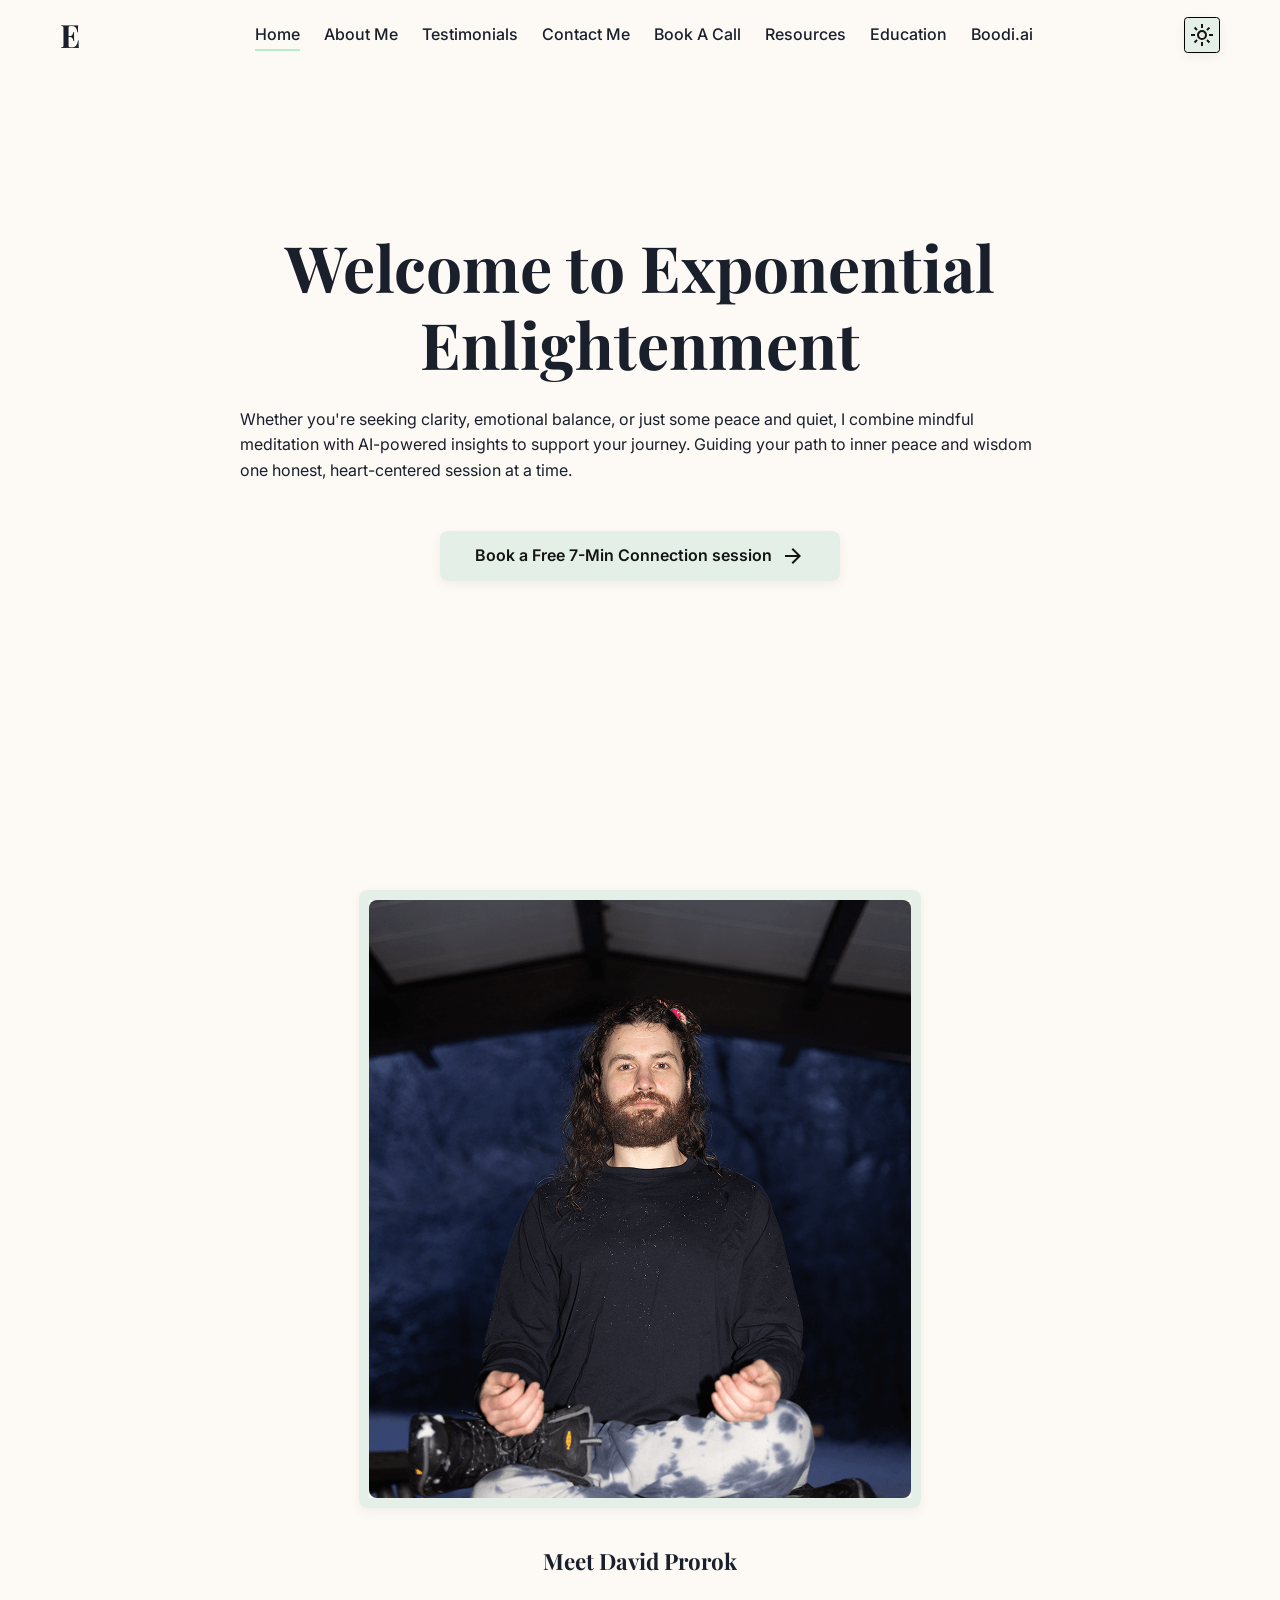
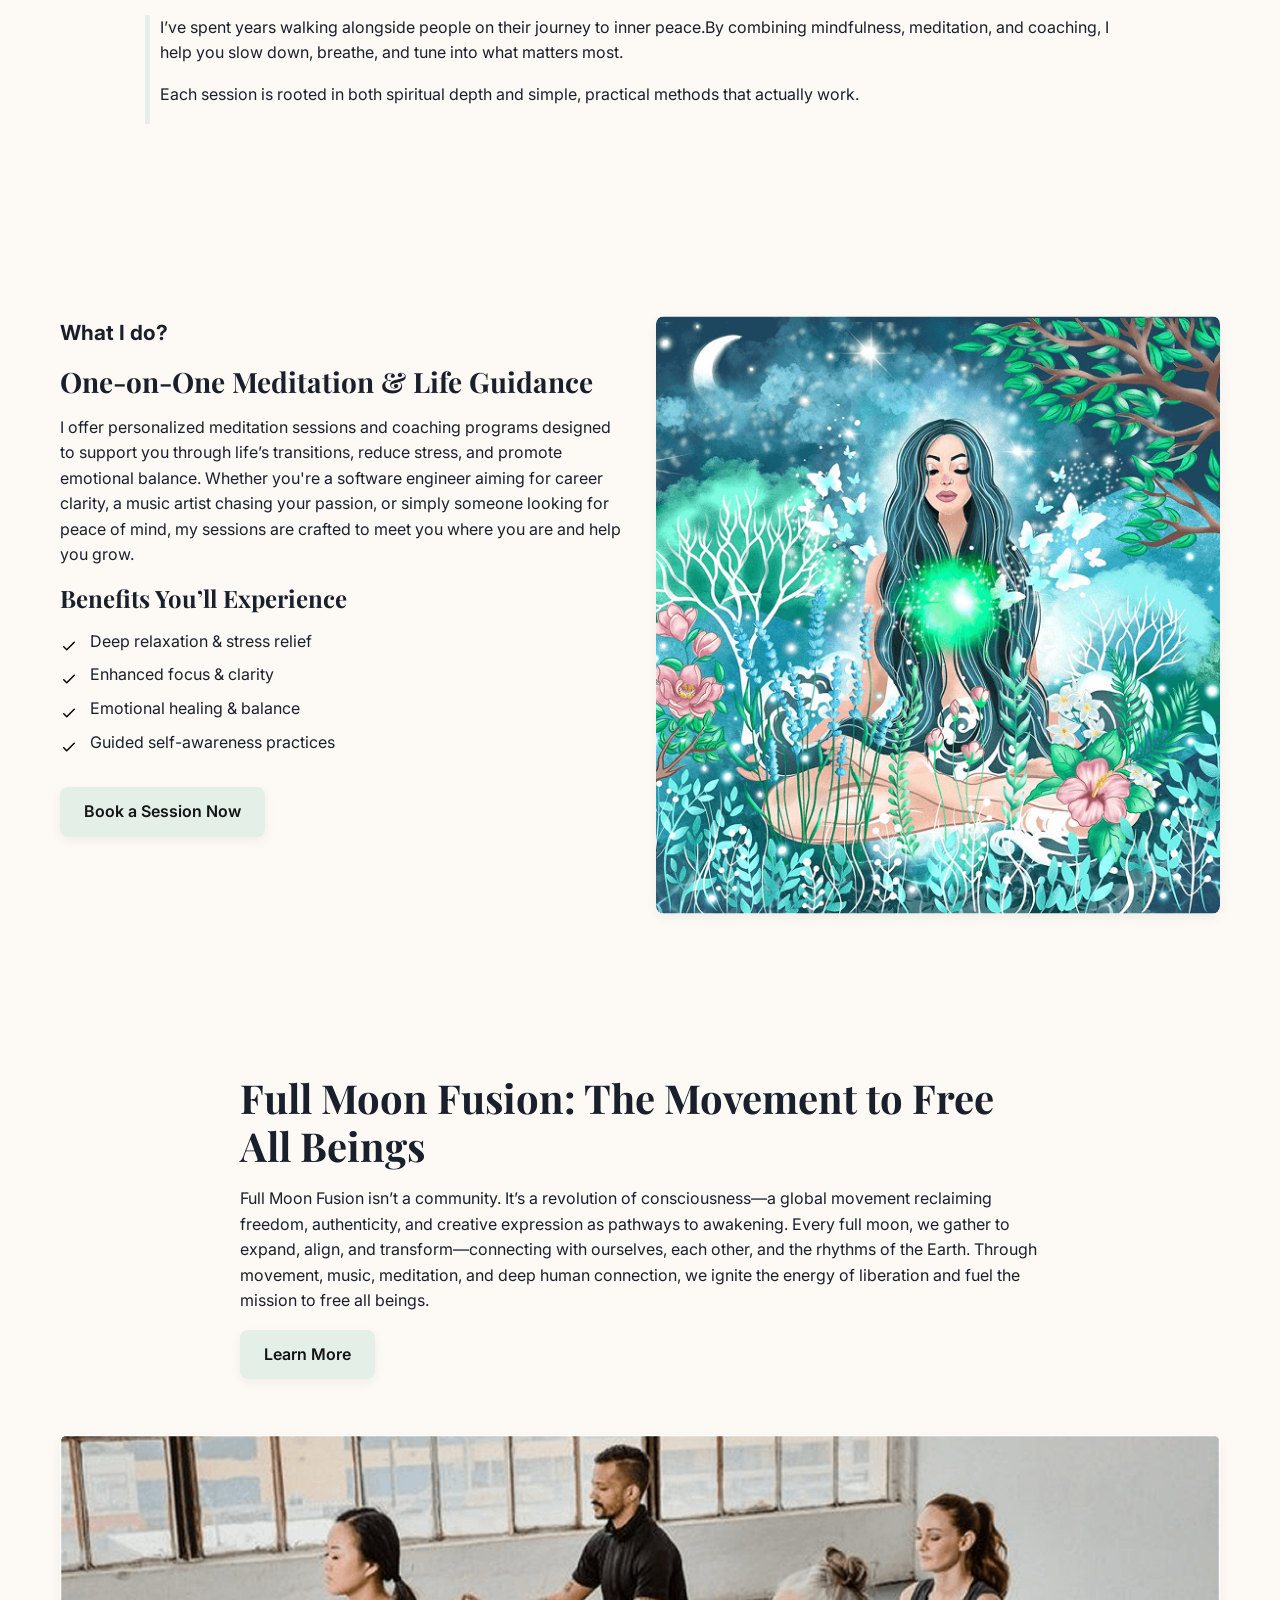
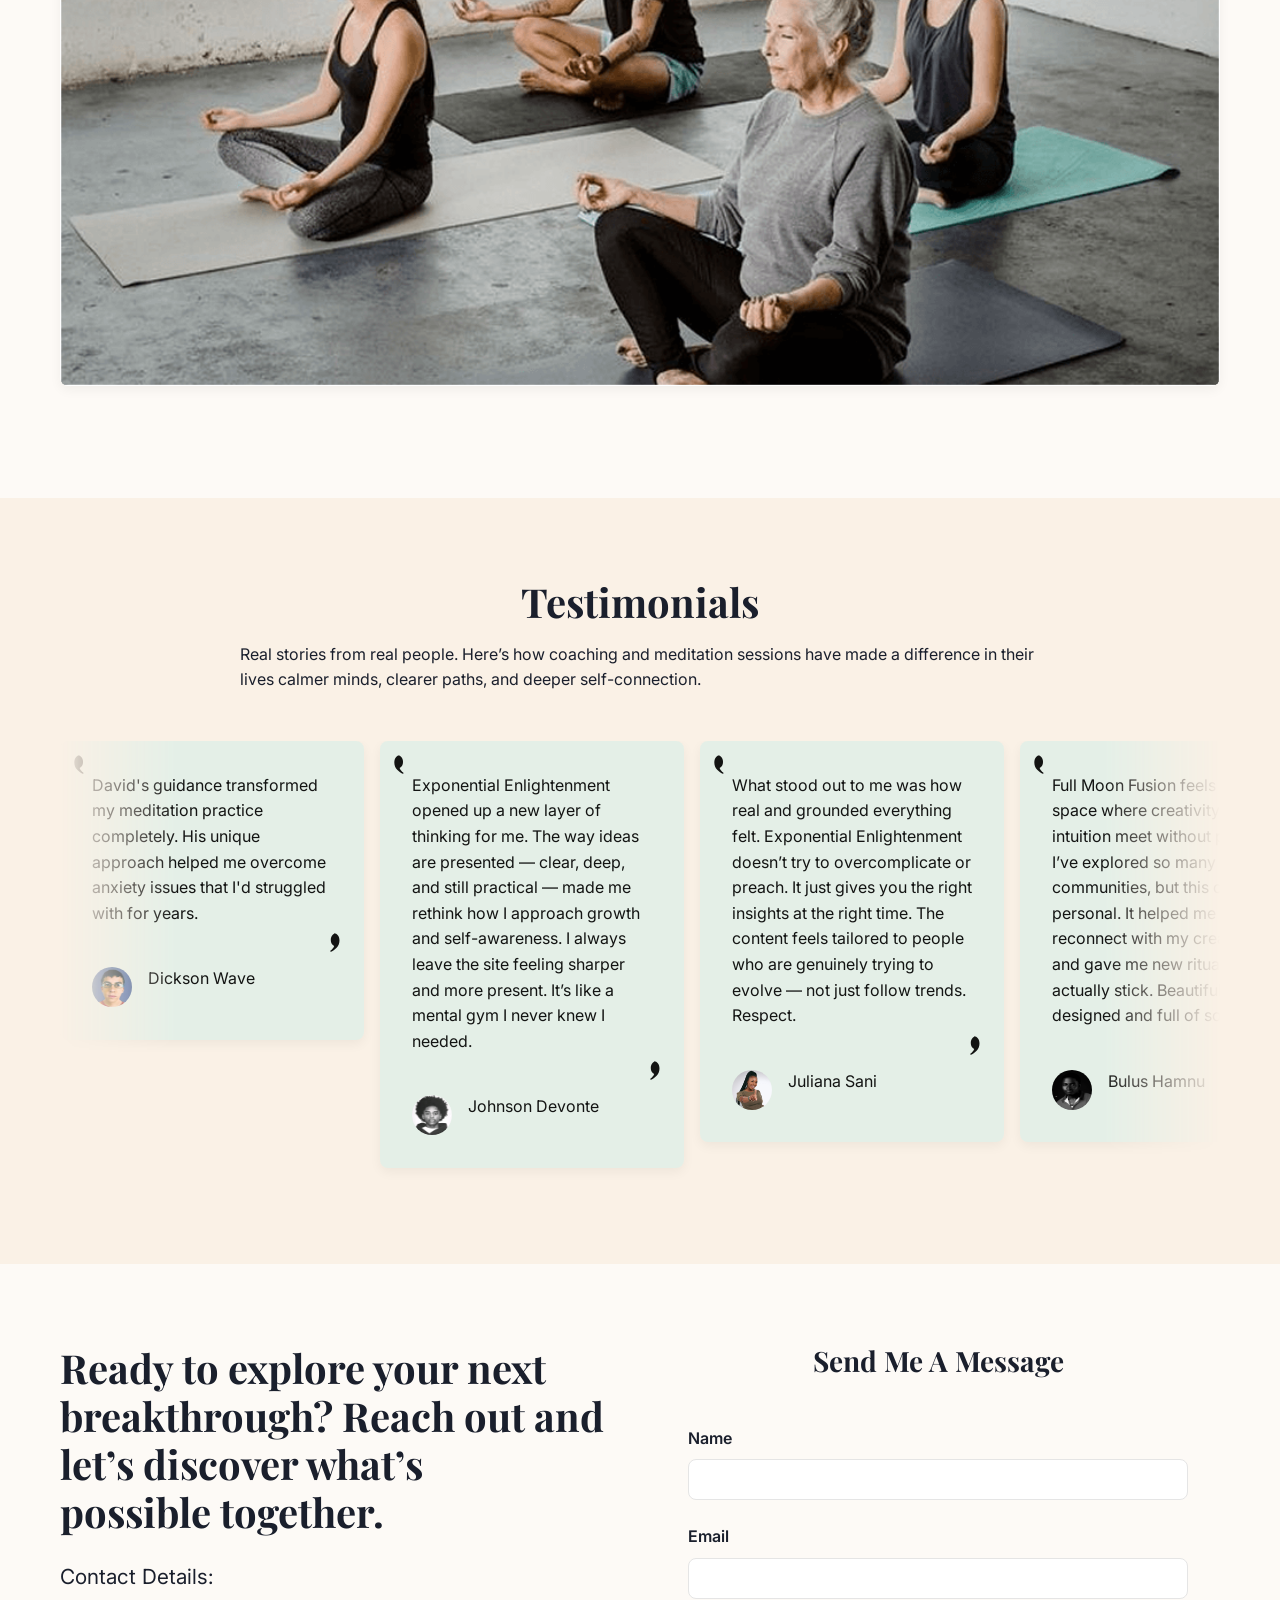
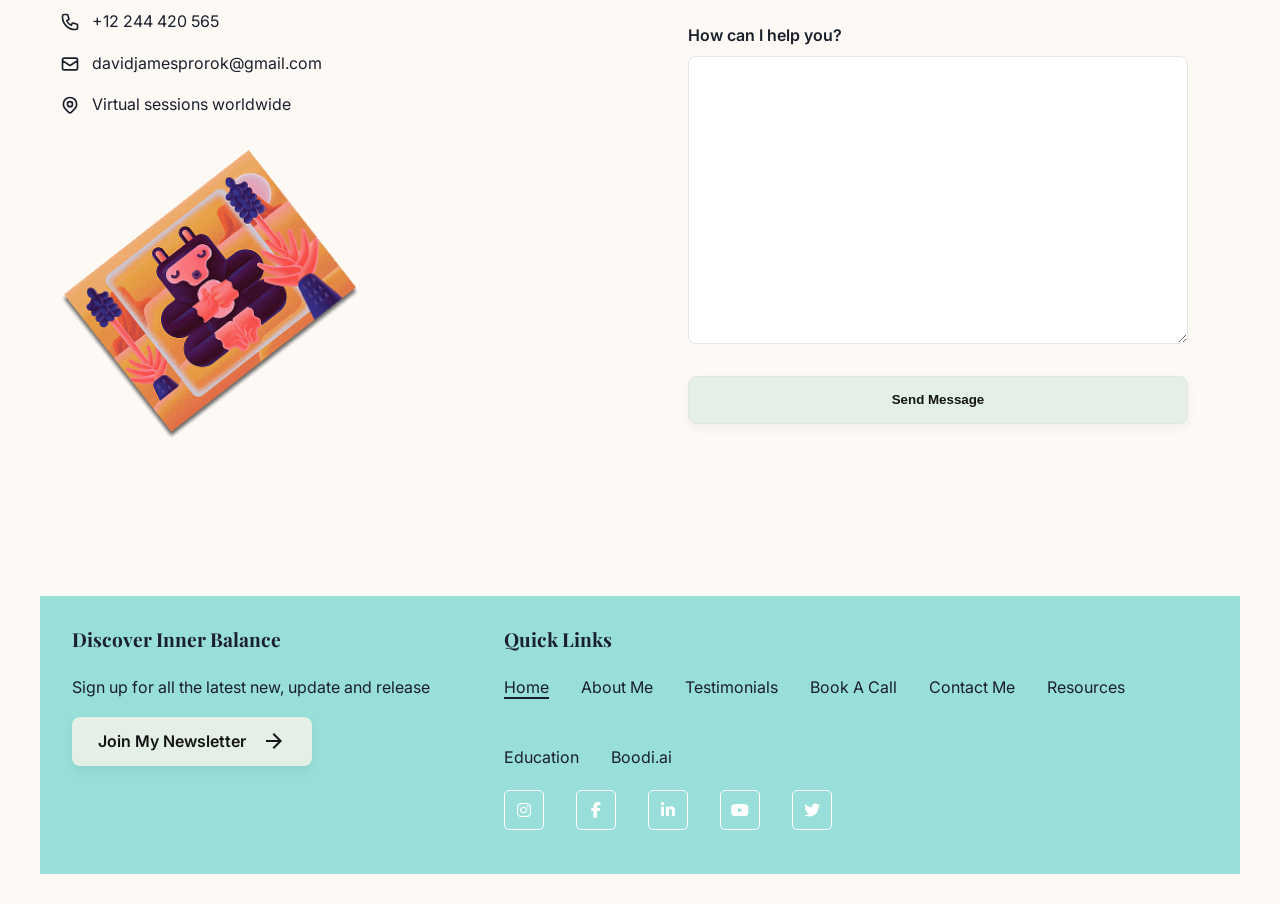
<file: index.html>
<!doctype html>
<html lang="en">
  <head>
    <meta charset="UTF-8" />
    <meta name="viewport" content="width=device-width, initial-scale=1.0" />
    <title>Exponential Enlightenment</title>
    <meta name="description" content="Meditation and AI Coaching" />
    <meta name="author" content="David James Prorok" />

    <link
      href="https://fonts.googleapis.com/css2?family=Playfair+Display:wght@400;600;700&family=Inter:wght@300;400;500;600;700&display=swap"
      rel="stylesheet"
    />
    <link
      rel="stylesheet"
      href="https://cdnjs.cloudflare.com/ajax/libs/font-awesome/6.4.0/css/all.min.css"
    />

    <link rel="stylesheet" href="styles.css" />
  </head>
  <body class="theme-default">
    <!-- Header -->
    <header class="header">
      <div class="container">
        <a href="index.html" class="logo">E</a>
        <nav>
          <ul class="main-nav">
            <li><a href="index.html#hero-section" class="active">Home</a></li>
            <li><a href="#about-section">About Me</a></li>
            <li><a href="#testimonials">Testimonials</a></li>
            <li><a href="index.html#contact-section">Contact Me</a></li>
            <li><a href="booking.html">Book A Call</a></li>
            <li><a href="resources.html">Resources</a></li>
            <li><a href="exponential-education.html">Education</a></li>

            <li><a href="boodi.html">Boodi.ai</a></li>
          </ul>
        </nav>
        <span class="theme-switcher">
          <button id="theme-toggle" aria-label="Change theme">
            <svg
              xmlns="http://www.w3.org/2000/svg"
              height="24px"
              viewBox="0 -960 960 960"
              width="24px"
              fill="#000000"
            >
              <path
                d="M480-360q50 0 85-35t35-85q0-50-35-85t-85-35q-50 0-85 35t-35 85q0 50 35 85t85 35Zm0 80q-83 0-141.5-58.5T280-480q0-83 58.5-141.5T480-680q83 0 141.5 58.5T680-480q0 83-58.5 141.5T480-280ZM200-440H40v-80h160v80Zm720 0H760v-80h160v80ZM440-760v-160h80v160h-80Zm0 720v-160h80v160h-80ZM256-650l-101-97 57-59 96 100-52 56Zm492 496-97-101 53-55 101 97-57 59Zm-98-550 97-101 59 57-100 96-56-52ZM154-212l101-97 55 53-97 101-59-57Zm326-268Z"
              />
            </svg>
          </button>
          <div id="theme-menu" class="theme-menu">
            <button data-theme="default" class="theme-option active">
              <span class="color-swatch cream"></span>
              <span>Cream</span>
            </button>
            <button data-theme="ocean" class="theme-option">
              <span class="color-swatch ocean"></span>
              <span>Ocean</span>
            </button>
            <button data-theme="forest" class="theme-option">
              <span class="color-swatch forest"></span>
              <span>Forest</span>
            </button>
            <button data-theme="cosmos" class="theme-option">
              <span class="color-swatch cosmos"></span>
              <span>Cosmos</span>
            </button>
          </div>
        </span>
        <button class="mobile-menu-toggle" aria-label="Menu">
          <span></span>
          <span></span>
          <span></span>
        </button>
        <div class="overlay-block"></div>
      </div>
    </header>

    <!-- Main Content -->
    <main>
      <!-- Hero Section -->
      <section class="hero-section home-section" id="hero-section">
        <div class="container text-center">
          <h1 class="fade-in">Welcome to Exponential Enlightenment</h1>
          <p class="fade-in-delay center-align-desc">
            Whether you're seeking clarity, emotional balance, or just some
            peace and quiet, I combine mindful meditation with AI-powered
            insights to support your journey. Guiding your path to inner peace
            and wisdom one honest, heart-centered session at a time.
          </p>
          <a href="booking.html" class="btn primary-btn fade-in-delay-2"
            >Book a Free 7-Min Connection session
            <svg
              xmlns="http://www.w3.org/2000/svg"
              height="24px"
              viewBox="0 -960 960 960"
              width="24px"
              fill="#FFFFFF"
            >
              <path
                d="M647-440H160v-80h487L423-744l57-56 320 320-320 320-57-56 224-224Z"
              />
            </svg>
          </a>
        </div>
      </section>

      <!-- About Section -->
      <section
        class="section about-section animate-on-scroll home-section"
        id="about-section"
      >
        <div class="container">
          <div class="about-section-cont">
            <div class="image-container">
              <img
                src="assert/images/davidprorok.png"
                alt="David Prorok meditating"
                class="rounded-image"
              />
            </div>
            <h2>Meet David Prorok</h2>
            <div class="about-david">
              <p>
                I’ve spent years walking alongside people on their journey to
                inner peace.By combining mindfulness, meditation, and coaching,
                I help you slow down, breathe, and tune into what matters most.
              </p>
              <p>
                Each session is rooted in both spiritual depth and simple,
                practical methods that actually work.
              </p>
            </div>
          </div>
        </div>
      </section>

      <!-- Services Section -->
      <section class="section services-section animate-on-scroll">
        <div class="container">
          <div class="grid-2">
            <div class="desc">
              <p id="what-i-do">What I do?</p>
              <h3>One-on-One Meditation & Life Guidance</h3>
              <p>
                I offer personalized meditation sessions and coaching programs
                designed to support you through life’s transitions, reduce
                stress, and promote emotional balance. Whether you're a software
                engineer aiming for career clarity, a music artist chasing your
                passion, or simply someone looking for peace of mind, my
                sessions are crafted to meet you where you are and help you
                grow.
              </p>

              <h4>Benefits You’ll Experience</h4>
              <ul class="check-list">
                <li>Deep relaxation & stress relief</li>
                <li>Enhanced focus & clarity</li>
                <li>Emotional healing & balance</li>
                <li>Guided self-awareness practices</li>
              </ul>

              <a href="booking.html" class="btn primary-btn"
                >Book a Session Now</a
              >
            </div>
            <div class="image-container">
              <img
                src="assert/images/girl-meditating.png"
                alt="Meditation session"
                class="rounded-image"
              />
            </div>
          </div>
        </div>
      </section>

      <!-- Full Moon Fusion Section -->
      <section class="section moon-section animate-on-scroll">
        <div class="container">
          <div class="mb-large center-align-desc">
            <h2>Full Moon Fusion: The Movement to Free All Beings</h2>
            <p class="subtitle">
              Full Moon Fusion isn’t a community. It’s a revolution of
              consciousness—a global movement reclaiming freedom, authenticity,
              and creative expression as pathways to awakening. Every full moon,
              we gather to expand, align, and transform—connecting with
              ourselves, each other, and the rhythms of the Earth. Through
              movement, music, meditation, and deep human connection, we ignite
              the energy of liberation and fuel the mission to free all beings.
            </p>
            <a href="fullmoonfusion.html" class="btn primary-btn">Learn More</a>
          </div>

          <div class="image-container full-width mb-medium">
            <img
              src="assert/images/group-of-meditator.png"
              class="rounded-image"
            />
          </div>
        </div>
      </section>

      <!-- Testimonials Section -->
      <section
        class="section testimonials-section light-bg animate-on-scroll home-section"
        id="testimonials"
      >
        <div class="container">
          <div class="text-center mb-large">
            <h2>Testimonials</h2>
            <p class="subtitle center-align-desc">
              Real stories from real people. Here’s how coaching and meditation
              sessions have made a difference in their lives calmer minds,
              clearer paths, and deeper self-connection.
            </p>
          </div>

          <div class="testimonial-container">
            <div class="testimonial-carousel">
              <div class="testimonial-slide">
                <div class="testimonial-card">
                  <span class="icon-cont">
                    <svg
                      width="45"
                      height="36"
                      class="quote-icon left"
                      xmlns="http://www.w3.org/2000/svg"
                      fill="currentColor"
                      viewBox="0 0 45 36"
                    >
                      <g transform="translate(45,0) scale(-1,1)">
                        <path
                          d="M13.415.43c-2.523-.21-4.694.84-6.314 2.58-1.84 1.95-2.76 4.67-2.76 8.04 0 2.3.477 4.2 1.43 5.73.953 1.49 2.253 2.69 3.897 3.6-1.21 3.08-3.136 5.46-5.775 7.14v2.14c3.59-1.21 6.775-3.37 9.555-6.46 2.99-3.29 4.486-7.17 4.486-11.64 0-3.2-.87-5.9-2.613-8.07C14.036 1.65 11.9.59 9.22.43h4.195z"
                        />
                      </g>
                    </svg>

                    <p>
                      David's guidance transformed my meditation practice
                      completely. His unique approach helped me overcome anxiety
                      issues that I'd struggled with for years.
                    </p>

                    <svg
                      width="45"
                      height="36"
                      class="quote-icon right"
                      xmlns="http://www.w3.org/2000/svg"
                      fill="currentColor"
                      viewBox="0 0 45 36"
                    >
                      <path
                        d="M13.415.43c-2.523-.21-4.694.84-6.314 2.58-1.84 1.95-2.76 4.67-2.76 8.04 0 2.3.477 4.2 1.43 5.73.953 1.49 2.253 2.69 3.897 3.6-1.21 3.08-3.136 5.46-5.775 7.14v2.14c3.59-1.21 6.775-3.37 9.555-6.46 2.99-3.29 4.486-7.17 4.486-11.64 0-3.2-.87-5.9-2.613-8.07C14.036 1.65 11.9.59 9.22.43h4.195z"
                      />
                    </svg>
                  </span>

                  <div class="testimonial-author">
                    <img
                      class="author-avatar"
                      src="assert/images/testimonial-profiles/dickson-wave.jpeg"
                      alt=""
                    />
                    <div>
                      <p>Dickson Wave</p>
                    </div>
                  </div>
                </div>
              </div>

              <div class="testimonial-slide">
                <div class="testimonial-card">
                  <span class="icon-cont">
                    <svg
                      width="45"
                      height="36"
                      class="quote-icon left"
                      xmlns="http://www.w3.org/2000/svg"
                      fill="currentColor"
                      viewBox="0 0 45 36"
                    >
                      <g transform="translate(45,0) scale(-1,1)">
                        <path
                          d="M13.415.43c-2.523-.21-4.694.84-6.314 2.58-1.84 1.95-2.76 4.67-2.76 8.04 0 2.3.477 4.2 1.43 5.73.953 1.49 2.253 2.69 3.897 3.6-1.21 3.08-3.136 5.46-5.775 7.14v2.14c3.59-1.21 6.775-3.37 9.555-6.46 2.99-3.29 4.486-7.17 4.486-11.64 0-3.2-.87-5.9-2.613-8.07C14.036 1.65 11.9.59 9.22.43h4.195z"
                        />
                      </g>
                    </svg>

                    <p>
                      Exponential Enlightenment opened up a new layer of
                      thinking for me. The way ideas are presented — clear,
                      deep, and still practical — made me rethink how I approach
                      growth and self-awareness. I always leave the site feeling
                      sharper and more present. It’s like a mental gym I never
                      knew I needed.
                    </p>

                    <svg
                      width="45"
                      height="36"
                      class="quote-icon right"
                      xmlns="http://www.w3.org/2000/svg"
                      fill="currentColor"
                      viewBox="0 0 45 36"
                    >
                      <path
                        d="M13.415.43c-2.523-.21-4.694.84-6.314 2.58-1.84 1.95-2.76 4.67-2.76 8.04 0 2.3.477 4.2 1.43 5.73.953 1.49 2.253 2.69 3.897 3.6-1.21 3.08-3.136 5.46-5.775 7.14v2.14c3.59-1.21 6.775-3.37 9.555-6.46 2.99-3.29 4.486-7.17 4.486-11.64 0-3.2-.87-5.9-2.613-8.07C14.036 1.65 11.9.59 9.22.43h4.195z"
                      />
                    </svg>
                  </span>

                  <div class="testimonial-author">
                    <img
                      class="author-avatar"
                      src="assert/images/testimonial-profiles/johnson-devonte.jpeg"
                      alt=""
                    />
                    <div>
                      <p>Johnson Devonte</p>
                    </div>
                  </div>
                </div>
              </div>

              <div class="testimonial-slide">
                <div class="testimonial-card">
                  <span class="icon-cont">
                    <svg
                      width="45"
                      height="36"
                      class="quote-icon left"
                      xmlns="http://www.w3.org/2000/svg"
                      fill="currentColor"
                      viewBox="0 0 45 36"
                    >
                      <g transform="translate(45,0) scale(-1,1)">
                        <path
                          d="M13.415.43c-2.523-.21-4.694.84-6.314 2.58-1.84 1.95-2.76 4.67-2.76 8.04 0 2.3.477 4.2 1.43 5.73.953 1.49 2.253 2.69 3.897 3.6-1.21 3.08-3.136 5.46-5.775 7.14v2.14c3.59-1.21 6.775-3.37 9.555-6.46 2.99-3.29 4.486-7.17 4.486-11.64 0-3.2-.87-5.9-2.613-8.07C14.036 1.65 11.9.59 9.22.43h4.195z"
                        />
                      </g>
                    </svg>

                    <p>
                      What stood out to me was how real and grounded everything
                      felt. Exponential Enlightenment doesn’t try to
                      overcomplicate or preach. It just gives you the right
                      insights at the right time. The content feels tailored to
                      people who are genuinely trying to evolve — not just
                      follow trends. Respect.
                    </p>

                    <svg
                      width="45"
                      height="36"
                      class="quote-icon right"
                      xmlns="http://www.w3.org/2000/svg"
                      fill="currentColor"
                      viewBox="0 0 45 36"
                    >
                      <path
                        d="M13.415.43c-2.523-.21-4.694.84-6.314 2.58-1.84 1.95-2.76 4.67-2.76 8.04 0 2.3.477 4.2 1.43 5.73.953 1.49 2.253 2.69 3.897 3.6-1.21 3.08-3.136 5.46-5.775 7.14v2.14c3.59-1.21 6.775-3.37 9.555-6.46 2.99-3.29 4.486-7.17 4.486-11.64 0-3.2-.87-5.9-2.613-8.07C14.036 1.65 11.9.59 9.22.43h4.195z"
                      />
                    </svg>
                  </span>

                  <div class="testimonial-author">
                    <img
                      class="author-avatar"
                      src="assert/images/testimonial-profiles/juliana-sani.jpeg"
                      alt=""
                    />
                    <div>
                      <p>Juliana Sani</p>
                    </div>
                  </div>
                </div>
              </div>

              <div class="testimonial-slide active">
                <div class="testimonial-card">
                  <span class="icon-cont">
                    <svg
                      width="45"
                      height="36"
                      class="quote-icon left"
                      xmlns="http://www.w3.org/2000/svg"
                      fill="currentColor"
                      viewBox="0 0 45 36"
                    >
                      <g transform="translate(45,0) scale(-1,1)">
                        <path
                          d="M13.415.43c-2.523-.21-4.694.84-6.314 2.58-1.84 1.95-2.76 4.67-2.76 8.04 0 2.3.477 4.2 1.43 5.73.953 1.49 2.253 2.69 3.897 3.6-1.21 3.08-3.136 5.46-5.775 7.14v2.14c3.59-1.21 6.775-3.37 9.555-6.46 2.99-3.29 4.486-7.17 4.486-11.64 0-3.2-.87-5.9-2.613-8.07C14.036 1.65 11.9.59 9.22.43h4.195z"
                        />
                      </g>
                    </svg>

                    <p>
                      Full Moon Fusion feels like a space where creativity and
                      intuition meet without pressure. I’ve explored so many
                      tools and communities, but this one felt personal. It
                      helped me reconnect with my creative flow and gave me new
                      rituals that actually stick. Beautifully designed and full
                      of soul
                    </p>

                    <svg
                      width="45"
                      height="36"
                      class="quote-icon right"
                      xmlns="http://www.w3.org/2000/svg"
                      fill="currentColor"
                      viewBox="0 0 45 36"
                    >
                      <path
                        d="M13.415.43c-2.523-.21-4.694.84-6.314 2.58-1.84 1.95-2.76 4.67-2.76 8.04 0 2.3.477 4.2 1.43 5.73.953 1.49 2.253 2.69 3.897 3.6-1.21 3.08-3.136 5.46-5.775 7.14v2.14c3.59-1.21 6.775-3.37 9.555-6.46 2.99-3.29 4.486-7.17 4.486-11.64 0-3.2-.87-5.9-2.613-8.07C14.036 1.65 11.9.59 9.22.43h4.195z"
                      />
                    </svg>
                  </span>

                  <div class="testimonial-author">
                    <img
                      class="author-avatar"
                      src="assert/images/testimonial-profiles//bulus-hamnu.jpg"
                      alt=""
                    />
                    <div>
                      <p>Bulus Hamnu</p>
                    </div>
                  </div>
                </div>
              </div>

              <div class="testimonial-slide">
                <div class="testimonial-card">
                  <span class="icon-cont">
                    <svg
                      width="45"
                      height="36"
                      class="quote-icon left"
                      xmlns="http://www.w3.org/2000/svg"
                      fill="currentColor"
                      viewBox="0 0 45 36"
                    >
                      <g transform="translate(45,0) scale(-1,1)">
                        <path
                          d="M13.415.43c-2.523-.21-4.694.84-6.314 2.58-1.84 1.95-2.76 4.67-2.76 8.04 0 2.3.477 4.2 1.43 5.73.953 1.49 2.253 2.69 3.897 3.6-1.21 3.08-3.136 5.46-5.775 7.14v2.14c3.59-1.21 6.775-3.37 9.555-6.46 2.99-3.29 4.486-7.17 4.486-11.64 0-3.2-.87-5.9-2.613-8.07C14.036 1.65 11.9.59 9.22.43h4.195z"
                        />
                      </g>
                    </svg>

                    <p>
                      I wasn’t expecting much at first, but Full Moon Fusion
                      surprised me. It mixes calm energy with deep inspiration.
                      The vibe, the design, the thought behind every section —
                      it just clicks. I now use the prompts and cycles as part
                      of my creative planning. It’s become part of my rhythm
                    </p>

                    <svg
                      width="45"
                      height="36"
                      class="quote-icon right"
                      xmlns="http://www.w3.org/2000/svg"
                      fill="currentColor"
                      viewBox="0 0 45 36"
                    >
                      <path
                        d="M13.415.43c-2.523-.21-4.694.84-6.314 2.58-1.84 1.95-2.76 4.67-2.76 8.04 0 2.3.477 4.2 1.43 5.73.953 1.49 2.253 2.69 3.897 3.6-1.21 3.08-3.136 5.46-5.775 7.14v2.14c3.59-1.21 6.775-3.37 9.555-6.46 2.99-3.29 4.486-7.17 4.486-11.64 0-3.2-.87-5.9-2.613-8.07C14.036 1.65 11.9.59 9.22.43h4.195z"
                      />
                    </svg>
                  </span>

                  <div class="testimonial-author">
                    <img
                      class="author-avatar"
                      src="assert/images/testimonial-profiles//maria-sam.jpeg"
                      alt=""
                    />
                    <div>
                      <p>Maria Sam</p>
                    </div>
                  </div>
                </div>
              </div>
            </div>
          </div>
        </div>
      </section>

      <!-- Contact Section -->
      <section
        class="section contact-section animate-on-scroll home-section"
        id="contact-section"
      >
        <div class="container">
          <div class="grid-2">
            <div style="align-self: start">
              <h2>
                Ready to explore your next breakthrough? Reach out and let’s
                discover what’s possible together.
              </h2>
              <p style="margin-top: 1.5rem; font-size: 1.3rem">
                Contact Details:
              </p>

              <div class="contact-info">
                <svg
                  xmlns="http://www.w3.org/2000/svg"
                  width="20"
                  height="20"
                  fill="none"
                  viewBox="0 0 24 24"
                  stroke="currentColor"
                >
                  <path
                    stroke-linecap="round"
                    stroke-linejoin="round"
                    stroke-width="2"
                    d="M3 5a2 2 0 012-2h3.28a1 1 0 01.948.684l1.498 4.493a1 1 0 01-.502 1.21l-2.257 1.13a11.042 11.042 0 005.516 5.516l1.13-2.257a1 1 0 011.21-.502l4.493 1.498a1 1 0 01.684.949V19a2 2 0 01-2 2h-1C9.716 21 3 14.284 3 6V5z"
                  />
                </svg>
                <a href="tel:+12244420565">+12 244 420 565</a>
              </div>

              <div class="contact-info-list">
                <div class="contact-info">
                  <svg
                    xmlns="http://www.w3.org/2000/svg"
                    width="20"
                    height="20"
                    fill="none"
                    viewBox="0 0 24 24"
                    stroke="currentColor"
                  >
                    <path
                      stroke-linecap="round"
                      stroke-linejoin="round"
                      stroke-width="2"
                      d="M3 8l7.89 5.26a2 2 0 002.22 0L21 8M5 19h14a2 2 0 002-2V7a2 2 0 00-2-2H5a2 2 0 00-2 2v10a2 2 0 002 2z"
                    />
                  </svg>
                  <a href="mailto:davidjamesprorok@gmail.com"
                    >davidjamesprorok@gmail.com</a
                  >
                </div>

                <div class="contact-info">
                  <svg
                    xmlns="http://www.w3.org/2000/svg"
                    width="20"
                    height="20"
                    fill="none"
                    viewBox="0 0 24 24"
                    stroke="currentColor"
                  >
                    <path
                      stroke-linecap="round"
                      stroke-linejoin="round"
                      stroke-width="2"
                      d="M17.657 16.657L13.414 20.9a1.998 1.998 0 01-2.827 0l-4.244-4.243a8 8 0 1111.314 0z"
                    />
                    <path
                      stroke-linecap="round"
                      stroke-linejoin="round"
                      stroke-width="2"
                      d="M15 11a3 3 0 11-6 0 3 3 0 016 0z"
                    />
                  </svg>
                  <span>Virtual sessions worldwide</span>
                </div>
              </div>

              <img
                src="assert/images/svg-image.png"
                alt="Contact visual"
                class="contact-image rounded-image"
              />
            </div>

            <div>
              <h3 style="text-align: center">Send Me A Message</h3>

              <form
                id="contact-form"
                class="contact-form"
                action="https://formspree.io/f/xjkwyryb"
                method="POST"
              >
                <div class="form-group">
                  <label for="name">Name</label>
                  <input type="text" id="name" name="name" required />
                </div>
                <div class="form-group">
                  <label for="email">Email</label>
                  <input type="email" id="email" name="email" required />
                </div>
                <div class="form-group">
                  <label for="message">How can I help you?</label>
                  <textarea
                    id="message"
                    name="message"
                    rows="4"
                    required
                  ></textarea>
                </div>
                <input
                  type="submit"
                  class="btn primary-btn full-width"
                  value="Send Message"
                />
                <div id="form-status" class="form-status"></div>
              </form>
            </div>
          </div>
        </div>
      </section>
    </main>

    <!-- Footer -->
    <footer class="footer">
      <div class="container">
        <div class="footer-grid">
          <!-- Newsletter Signup -->
          <div class="footer-col">
            <h3>Discover Inner Balance</h3>
            <p>Sign up for all the latest new, update and release</p>
            <a
              target="_blank"
              href="https://fullmoonfusion.com"
              class="btn primary-btn newsletter-btn"
              >Join My Newsletter
              <svg
                xmlns="http://www.w3.org/2000/svg"
                height="24px"
                viewBox="0 -960 960 960"
                width="24px"
                fill="#FFFFFF"
              >
                <path
                  d="M647-440H160v-80h487L423-744l57-56 320 320-320 320-57-56 224-224Z"
                />
              </svg>
            </a>
          </div>

          <!-- Quick Links -->
          <div class="footer-col">
            <h3>Quick Links</h3>
            <ul class="footer-links">
              <li><a class="active" href="index.html">Home</a></li>
              <li><a href="#about-section">About Me</a></li>
              <li><a href="#testimonials">Testimonials</a></li>
              <li><a href="booking.html">Book A Call</a></li>
              <li><a href="index.html#contact-section">Contact Me</a></li>
              <li><a href="resources.html">Resources</a></li>
              <li><a href="exponential-education.html">Education</a></li>
              <li><a href="boodi.html">Boodi.ai</a></li>
            </ul>

            <!-- socials icons -->
            <ul class="footer-contact">
              <li>
                <a href="https://www.instagram.com/david.prorok" target="_blank"
                  ><i class="fab fa-instagram"></i
                ></a>
              </li>
              <li>
                <a href="https://facebook.com/the.david.prorok" target="_blank"
                  ><i class="fab fa-facebook-f"></i
                ></a>
              </li>
              <li>
                <a
                  href="https://www.linkedin.com/in/davidprorok"
                  target="_blank"
                  ><i class="fab fa-linkedin-in"></i
                ></a>
              </li>
              <li>
                <a
                  href="https://youtube.com/@davidprorok?si=w_GPrHZQorE5PMjw"
                  target="_blank"
                  ><i class="fab fa-youtube"></i
                ></a>
              </li>
              <li>
                <a
                  href="https://x.com/david_prorok?t=3c5p2fxIxvEWdtD1FRmhCA&s=09"
                  target="_blank"
                  ><i class="fab fa-twitter"></i
                ></a>
              </li>
            </ul>
          </div>
        </div>
      </div>
    </footer>

    <script src="script.js"></script>
  </body>
</html>
</file>
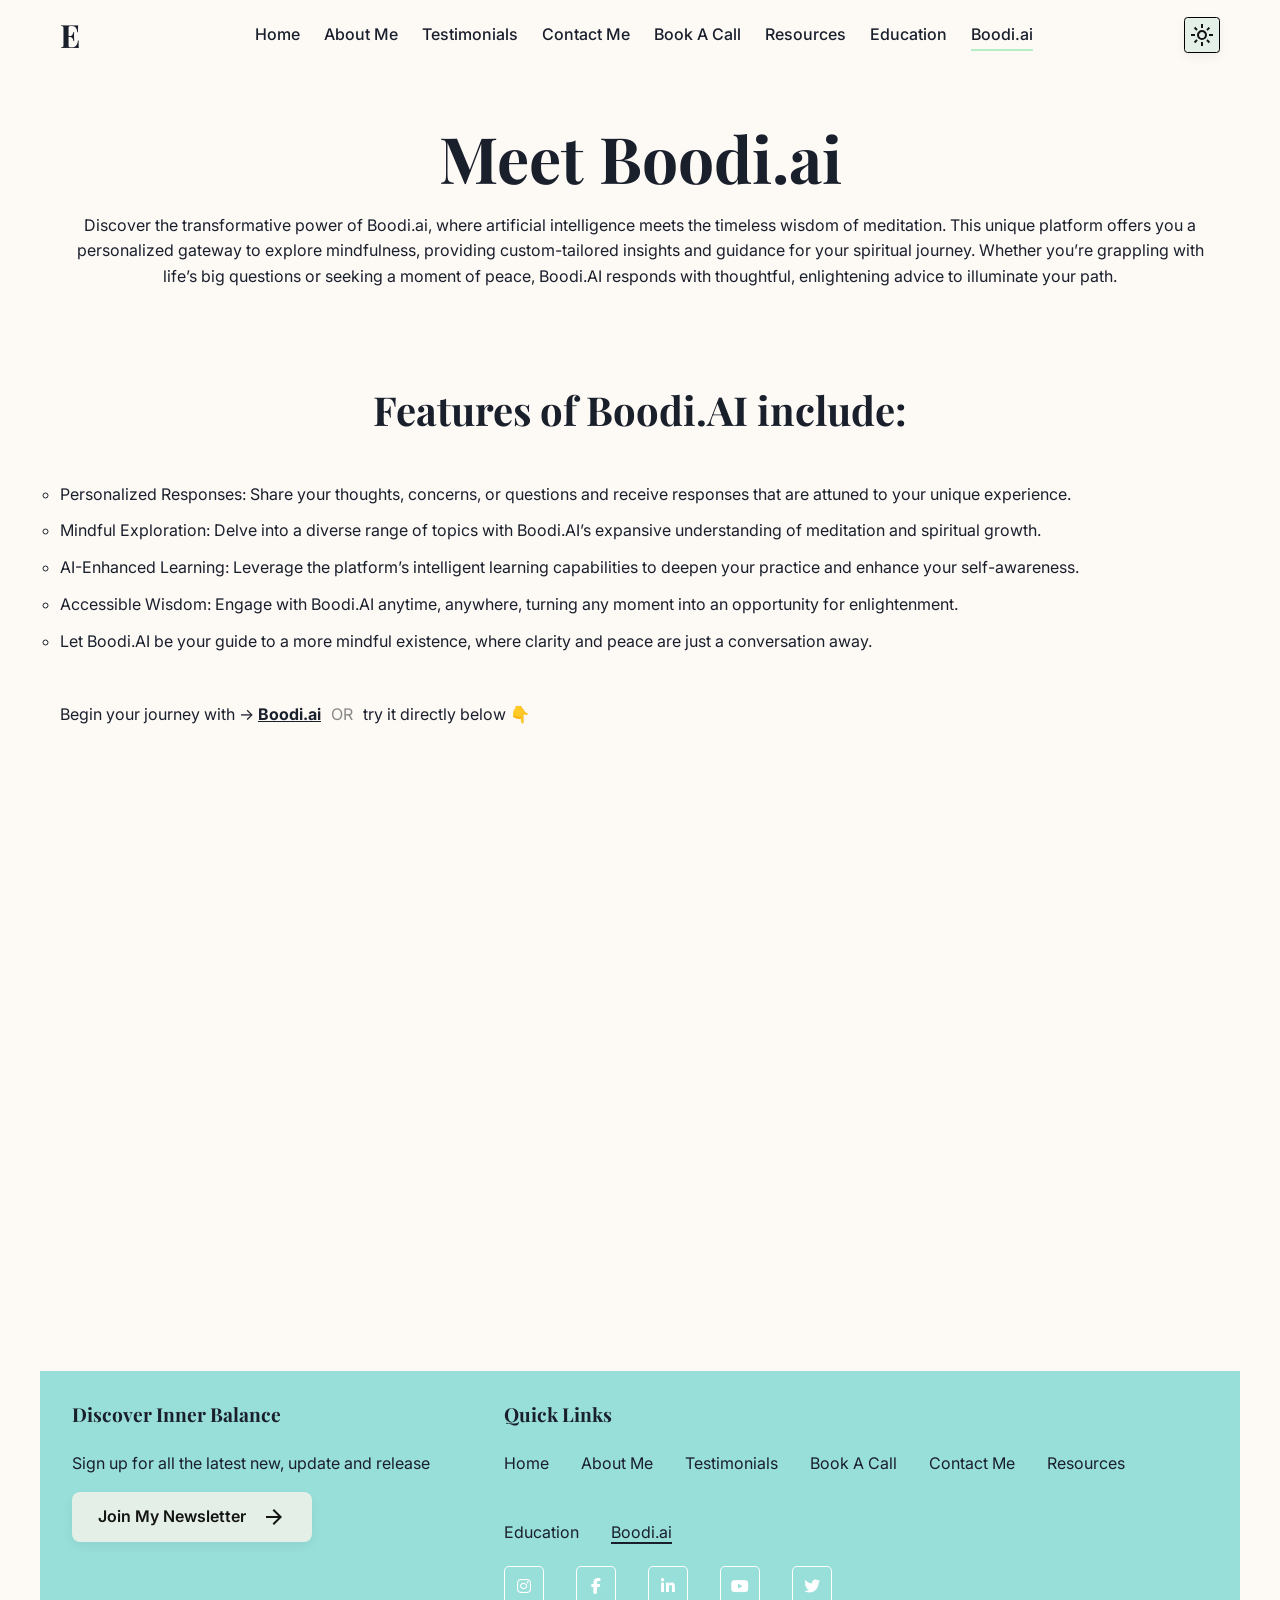
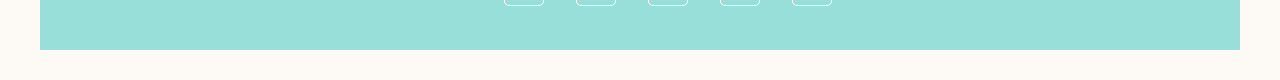
<file: boodi.html>
<!doctype html>
<html lang="en">
  <head>
    <meta charset="UTF-8" />
    <meta name="viewport" content="width=device-width, initial-scale=1.0" />
    <title>Boodi.ai - Exponential Enlightenment</title>
    <meta
      name="description"
      content="Your personal AI meditation guide and mindfulness coach."
    />

    <link
      href="https://fonts.googleapis.com/css2?family=Playfair+Display:wght@400;600;700&family=Inter:wght@300;400;500;600;700&display=swap"
      rel="stylesheet"
    />

    <link rel="stylesheet" href="styles.css" />
    <link
      rel="stylesheet"
      href="https://cdnjs.cloudflare.com/ajax/libs/font-awesome/6.4.0/css/all.min.css"
    />

    <style>
      #features {
        padding-top: 0;
      }
      .feature-list {
        list-style-type: circle;
      }
      .feature-list li {
        margin-bottom: 0.7rem;
      }
    </style>
  </head>
  <body class="theme-default">
    <!-- Header -->
    <header class="header">
      <div class="container">
        <a href="index.html" class="logo">E</a>
        <nav>
          <ul class="main-nav">
            <li><a href="index.html">Home</a></li>
            <li><a href="index.html#about-section">About Me</a></li>
            <li><a href="index.html#testimonials">Testimonials</a></li>
            <li><a href="index.html#contact-section">Contact Me</a></li>
            <li><a href="booking.html">Book A Call</a></li>
            <li><a href="resources.html">Resources</a></li>
            <li><a href="exponential-education.html">Education</a></li>
            <li><a class="active" href="boodi.html">Boodi.ai</a></li>
          </ul>
        </nav>
        <span class="theme-switcher">
          <button id="theme-toggle" aria-label="Change theme">
            <svg
              xmlns="http://www.w3.org/2000/svg"
              height="24px"
              viewBox="0 -960 960 960"
              width="24px"
              fill="#000000"
            >
              <path
                d="M480-360q50 0 85-35t35-85q0-50-35-85t-85-35q-50 0-85 35t-35 85q0 50 35 85t85 35Zm0 80q-83 0-141.5-58.5T280-480q0-83 58.5-141.5T480-680q83 0 141.5 58.5T680-480q0 83-58.5 141.5T480-280ZM200-440H40v-80h160v80Zm720 0H760v-80h160v80ZM440-760v-160h80v160h-80Zm0 720v-160h80v160h-80ZM256-650l-101-97 57-59 96 100-52 56Zm492 496-97-101 53-55 101 97-57 59Zm-98-550 97-101 59 57-100 96-56-52ZM154-212l101-97 55 53-97 101-59-57Zm326-268Z"
              />
            </svg>
          </button>
          <div id="theme-menu" class="theme-menu">
            <button data-theme="default" class="theme-option active">
              <span class="color-swatch cream"></span>
              <span>Cream</span>
            </button>
            <button data-theme="ocean" class="theme-option">
              <span class="color-swatch ocean"></span>
              <span>Ocean</span>
            </button>
            <button data-theme="forest" class="theme-option">
              <span class="color-swatch forest"></span>
              <span>Forest</span>
            </button>
            <button data-theme="cosmos" class="theme-option">
              <span class="color-swatch cosmos"></span>
              <span>Cosmos</span>
            </button>
          </div>
        </span>
        <button class="mobile-menu-toggle" aria-label="Menu">
          <span></span>
          <span></span>
          <span></span>
        </button>
        <div class="overlay-block"></div>
      </div>
    </header>

    <!-- Main Content -->
    <main>
      <!-- Hero Section -->
      <section class="section" style="padding-top: 120px">
        <div class="container text-center">
          <h1 class="fade-in">Meet Boodi.ai</h1>
          <p class="fade-in-delay subtitle max-width">
            Discover the transformative power of Boodi.ai, where artificial
            intelligence meets the timeless wisdom of meditation. This unique
            platform offers you a personalized gateway to explore mindfulness,
            providing custom-tailored insights and guidance for your spiritual
            journey. Whether you’re grappling with life’s big questions or
            seeking a moment of peace, Boodi.AI responds with thoughtful,
            enlightening advice to illuminate your path.
          </p>
        </div>
      </section>

      <!-- Features Section -->
      <section id="features" class="section animate-on-scroll">
        <div class="container">
          <h2 class="text-center mb-large">Features of Boodi.AI include:</h2>
          <ul class="feature-list">
            <li>
              Personalized Responses: Share your thoughts, concerns, or
              questions and receive responses that are attuned to your unique
              experience.
            </li>
            <li>
              Mindful Exploration: Delve into a diverse range of topics with
              Boodi.AI’s expansive understanding of meditation and spiritual
              growth.
            </li>
            <li>
              AI-Enhanced Learning: Leverage the platform’s intelligent learning
              capabilities to deepen your practice and enhance your
              self-awareness.
            </li>
            <li>
              Accessible Wisdom: Engage with Boodi.AI anytime, anywhere, turning
              any moment into an opportunity for enlightenment.
            </li>
            <li>
              Let Boodi.AI be your guide to a more mindful existence, where
              clarity and peace are just a conversation away.
            </li>
          </ul>
          <p style="margin-top: 3rem">
            Begin your journey with &rightarrow;
            <a
              style="color: var(--text-color); text-decoration: underline"
              href="https://boodi.ai/wisdom?v=1"
              ><b>Boodi.ai</b></a
            ><span style="padding: 0 10px; color: #888">OR</span>try it directly
            below 👇
          </p>
          <iframe
            src="https://boodi.ai/wisdom?v=1"
            frameborder="0"
            style="width: 100%; height: 30rem"
            >This</iframe
          >
        </div>
      </section>
    </main>

    <!-- Footer -->
    <footer class="footer">
      <div class="container">
        <div class="footer-grid">
          <!-- Newsletter Signup -->
          <div class="footer-col">
            <h3>Discover Inner Balance</h3>
            <p>Sign up for all the latest new, update and release</p>
            <a
              target="_blank"
              href="https://fullmoonfusion.com"
              class="btn primary-btn newsletter-btn"
              >Join My Newsletter
              <svg
                xmlns="http://www.w3.org/2000/svg"
                height="24px"
                viewBox="0 -960 960 960"
                width="24px"
                fill="#FFFFFF"
              >
                <path
                  d="M647-440H160v-80h487L423-744l57-56 320 320-320 320-57-56 224-224Z"
                />
              </svg>
            </a>
          </div>

          <!-- Quick Links -->
          <div class="footer-col">
            <h3>Quick Links</h3>
            <ul class="footer-links">
              <li><a href="index.html">Home</a></li>
              <li><a href="index.html#about-section">About Me</a></li>
              <li><a href="index.html#testimonials">Testimonials</a></li>
              <li><a href="booking.html">Book A Call</a></li>
              <li><a href="index.html#contact-section">Contact Me</a></li>
              <li><a href="resources.html">Resources</a></li>
              <li><a href="exponential-education.html">Education</a></li>
              <li><a class="active" href="boodi.html">Boodi.ai</a></li>
            </ul>

            <!-- socials icons -->
            <ul class="footer-contact">
              <li>
                <a href="https://www.instagram.com/david.prorok" target="_blank"
                  ><i class="fab fa-instagram"></i
                ></a>
              </li>
              <li>
                <a href="https://facebook.com/the.david.prorok" target="_blank"
                  ><i class="fab fa-facebook-f"></i
                ></a>
              </li>
              <li>
                <a
                  href="https://www.linkedin.com/in/davidprorok"
                  target="_blank"
                  ><i class="fab fa-linkedin-in"></i
                ></a>
              </li>
              <li>
                <a
                  href="https://youtube.com/@davidprorok?si=w_GPrHZQorE5PMjw"
                  target="_blank"
                  ><i class="fab fa-youtube"></i
                ></a>
              </li>
              <li>
                <a
                  href="https://x.com/david_prorok?t=3c5p2fxIxvEWdtD1FRmhCA&s=09"
                  target="_blank"
                  ><i class="fab fa-twitter"></i
                ></a>
              </li>
            </ul>
          </div>
        </div>
      </div>
    </footer>

    <script src="script.js"></script>
  </body>
</html>
</file>
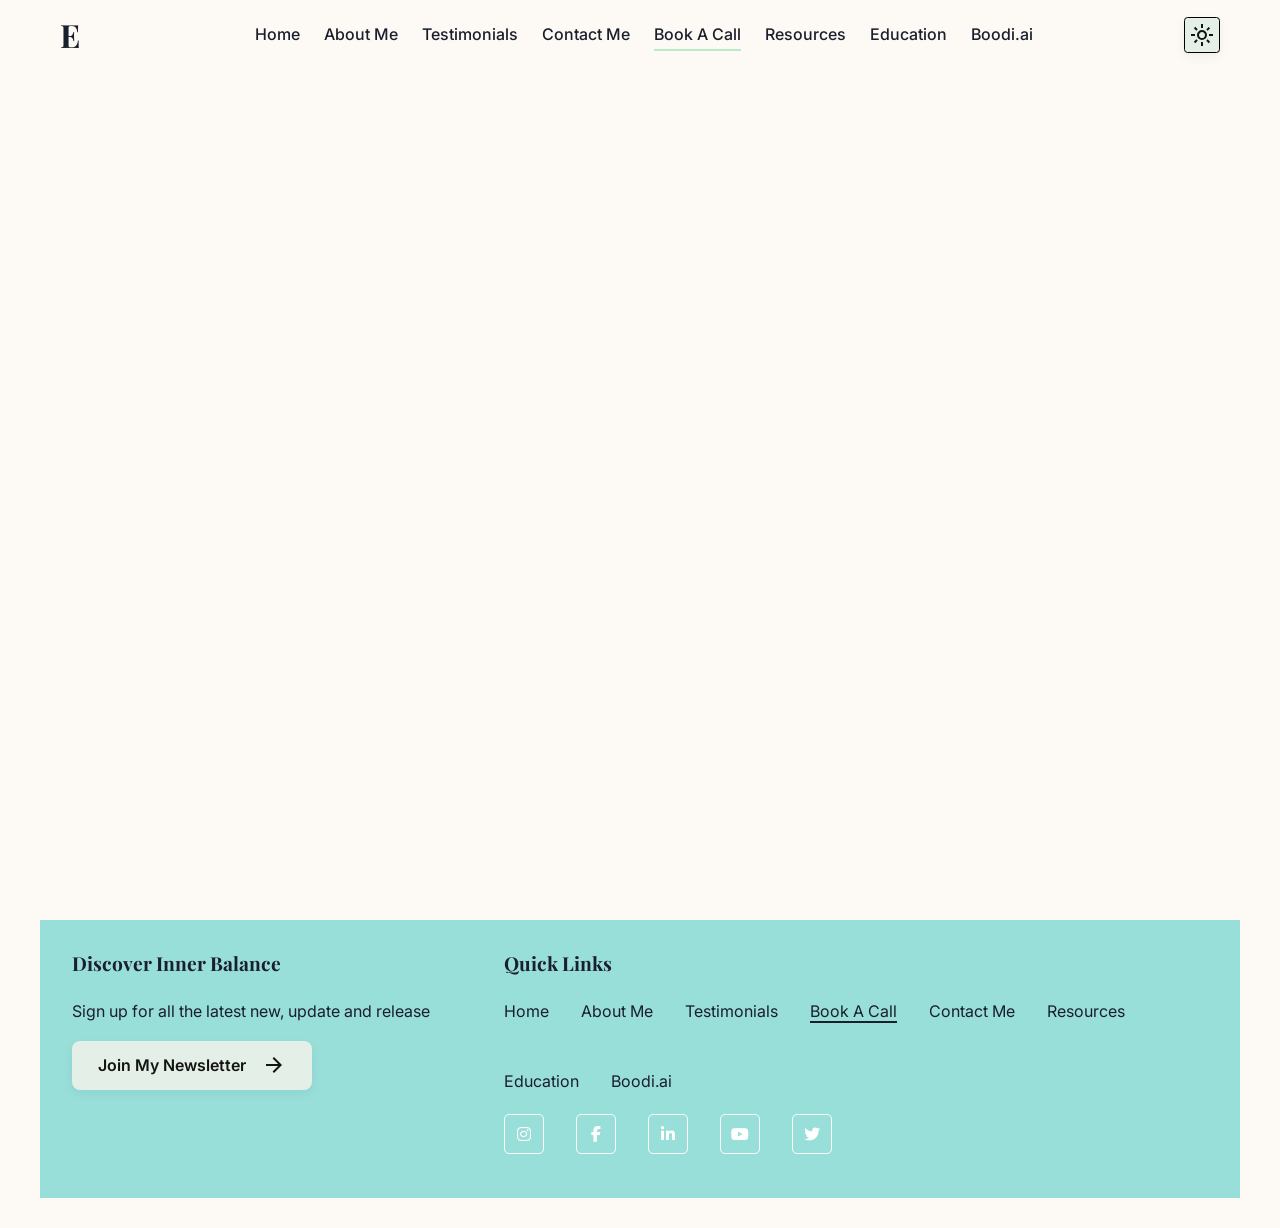
<file: booking.html>
<!doctype html>
<html lang="en">
  <head>
    <meta charset="UTF-8" />
    <meta name="viewport" content="width=device-width, initial-scale=1.0" />
    <title>Book a Call - Exponential Enlightenment</title>
    <meta
      name="description"
      content="Book a free 15-minute call with our meditation coach."
    />

    <link
      href="https://fonts.googleapis.com/css2?family=Playfair+Display:wght@400;600;700&family=Inter:wght@300;400;500;600;700&display=swap"
      rel="stylesheet"
    />
    <link
      rel="stylesheet"
      href="https://cdnjs.cloudflare.com/ajax/libs/font-awesome/6.4.0/css/all.min.css"
    />

    <link rel="stylesheet" href="styles.css" />
  </head>
  <body class="theme-default">
    <!-- Header -->
    <header class="header">
      <div class="container">
        <a href="index.html" class="logo">E</a>
        <nav>
          <ul class="main-nav">
            <li><a href="index.html">Home</a></li>
            <li><a href="index.html#about-section">About Me</a></li>
            <li><a href="index.html#testimonials">Testimonials</a></li>
            <li><a href="index.html#contact-section">Contact Me</a></li>
            <li><a class="active" href="booking.html">Book A Call</a></li>
            <li><a href="resources.html">Resources</a></li>
            <li><a href="exponential-education.html">Education</a></li>

            <li><a href="boodi.html">Boodi.ai</a></li>
          </ul>
        </nav>
        <span class="theme-switcher">
          <button id="theme-toggle" aria-label="Change theme">
            <svg
              xmlns="http://www.w3.org/2000/svg"
              height="24px"
              viewBox="0 -960 960 960"
              width="24px"
              fill="#000000"
            >
              <path
                d="M480-360q50 0 85-35t35-85q0-50-35-85t-85-35q-50 0-85 35t-35 85q0 50 35 85t85 35Zm0 80q-83 0-141.5-58.5T280-480q0-83 58.5-141.5T480-680q83 0 141.5 58.5T680-480q0 83-58.5 141.5T480-280ZM200-440H40v-80h160v80Zm720 0H760v-80h160v80ZM440-760v-160h80v160h-80Zm0 720v-160h80v160h-80ZM256-650l-101-97 57-59 96 100-52 56Zm492 496-97-101 53-55 101 97-57 59Zm-98-550 97-101 59 57-100 96-56-52ZM154-212l101-97 55 53-97 101-59-57Zm326-268Z"
              />
            </svg>
          </button>
          <div id="theme-menu" class="theme-menu">
            <button data-theme="default" class="theme-option active">
              <span class="color-swatch cream"></span>
              <span>Cream</span>
            </button>
            <button data-theme="ocean" class="theme-option">
              <span class="color-swatch ocean"></span>
              <span>Ocean</span>
            </button>
            <button data-theme="forest" class="theme-option">
              <span class="color-swatch forest"></span>
              <span>Forest</span>
            </button>
            <button data-theme="cosmos" class="theme-option">
              <span class="color-swatch cosmos"></span>
              <span>Cosmos</span>
            </button>
          </div>
        </span>
        <button class="mobile-menu-toggle" aria-label="Menu">
          <span></span>
          <span></span>
          <span></span>
        </button>
        <div class="overlay-block"></div>
      </div>
    </header>

    <!-- Main Content -->
    <main>
      <section class="section" style="padding-top: 80px">
        <div class="container">
          <!-- <div class="text-center mb-large">
            <h1 class="fade-in">Book Your Free 7-Minute Call</h1>
            <p class="fade-in-delay">Schedule a complimentary 15-minute call to discuss how meditation and mindfulness practices can help you achieve greater peace, focus, and well-being in your life.</p>
          </div> -->

          <div class="calendly-container animate-on-scroll">
            <div
              class="calendly-inline-widget"
              data-url="https://calendly.com/davidprorok/ignite-the-infinite"
              style="width: 100%; height: 700px"
            ></div>
          </div>
        </div>
      </section>
    </main>

    <!-- Footer -->
    <footer class="footer">
      <div class="container">
        <div class="footer-grid">
          <!-- Newsletter Signup -->
          <div class="footer-col">
            <h3>Discover Inner Balance</h3>
            <p>Sign up for all the latest new, update and release</p>
            <a
              target="_blank"
              href="https://fullmoonfusion.com"
              class="btn primary-btn newsletter-btn"
              >Join My Newsletter
              <svg
                xmlns="http://www.w3.org/2000/svg"
                height="24px"
                viewBox="0 -960 960 960"
                width="24px"
                fill="#FFFFFF"
              >
                <path
                  d="M647-440H160v-80h487L423-744l57-56 320 320-320 320-57-56 224-224Z"
                />
              </svg>
            </a>
          </div>

          <!-- Quick Links -->
          <div class="footer-col">
            <h3>Quick Links</h3>
            <ul class="footer-links">
              <li><a href="index.html">Home</a></li>
              <li><a href="index.html#about-section">About Me</a></li>
              <li><a href="index.html#testimonials">Testimonials</a></li>
              <li><a class="active" href="booking.html">Book A Call</a></li>
              <li><a href="index.html#contact-section">Contact Me</a></li>
              <li><a href="resources.html">Resources</a></li>
              <li><a href="exponential-education.html">Education</a></li>
              <li><a href="boodi.html">Boodi.ai</a></li>
            </ul>

            <!-- socials icons -->
            <ul class="footer-contact">
              <li>
                <a href="https://www.instagram.com/david.prorok" target="_blank"
                  ><i class="fab fa-instagram"></i
                ></a>
              </li>
              <li>
                <a href="https://facebook.com/the.david.prorok" target="_blank"
                  ><i class="fab fa-facebook-f"></i
                ></a>
              </li>
              <li>
                <a
                  href="https://www.linkedin.com/in/davidprorok"
                  target="_blank"
                  ><i class="fab fa-linkedin-in"></i
                ></a>
              </li>
              <li>
                <a
                  href="https://youtube.com/@davidprorok?si=w_GPrHZQorE5PMjw"
                  target="_blank"
                  ><i class="fab fa-youtube"></i
                ></a>
              </li>
              <li>
                <a
                  href="https://x.com/david_prorok?t=3c5p2fxIxvEWdtD1FRmhCA&s=09"
                  target="_blank"
                  ><i class="fab fa-twitter"></i
                ></a>
              </li>
            </ul>
          </div>
        </div>
      </div>
    </footer>

    <script src="https://assets.calendly.com/assets/external/widget.js"></script>
    <script src="script.js"></script>
  </body>
</html>
</file>
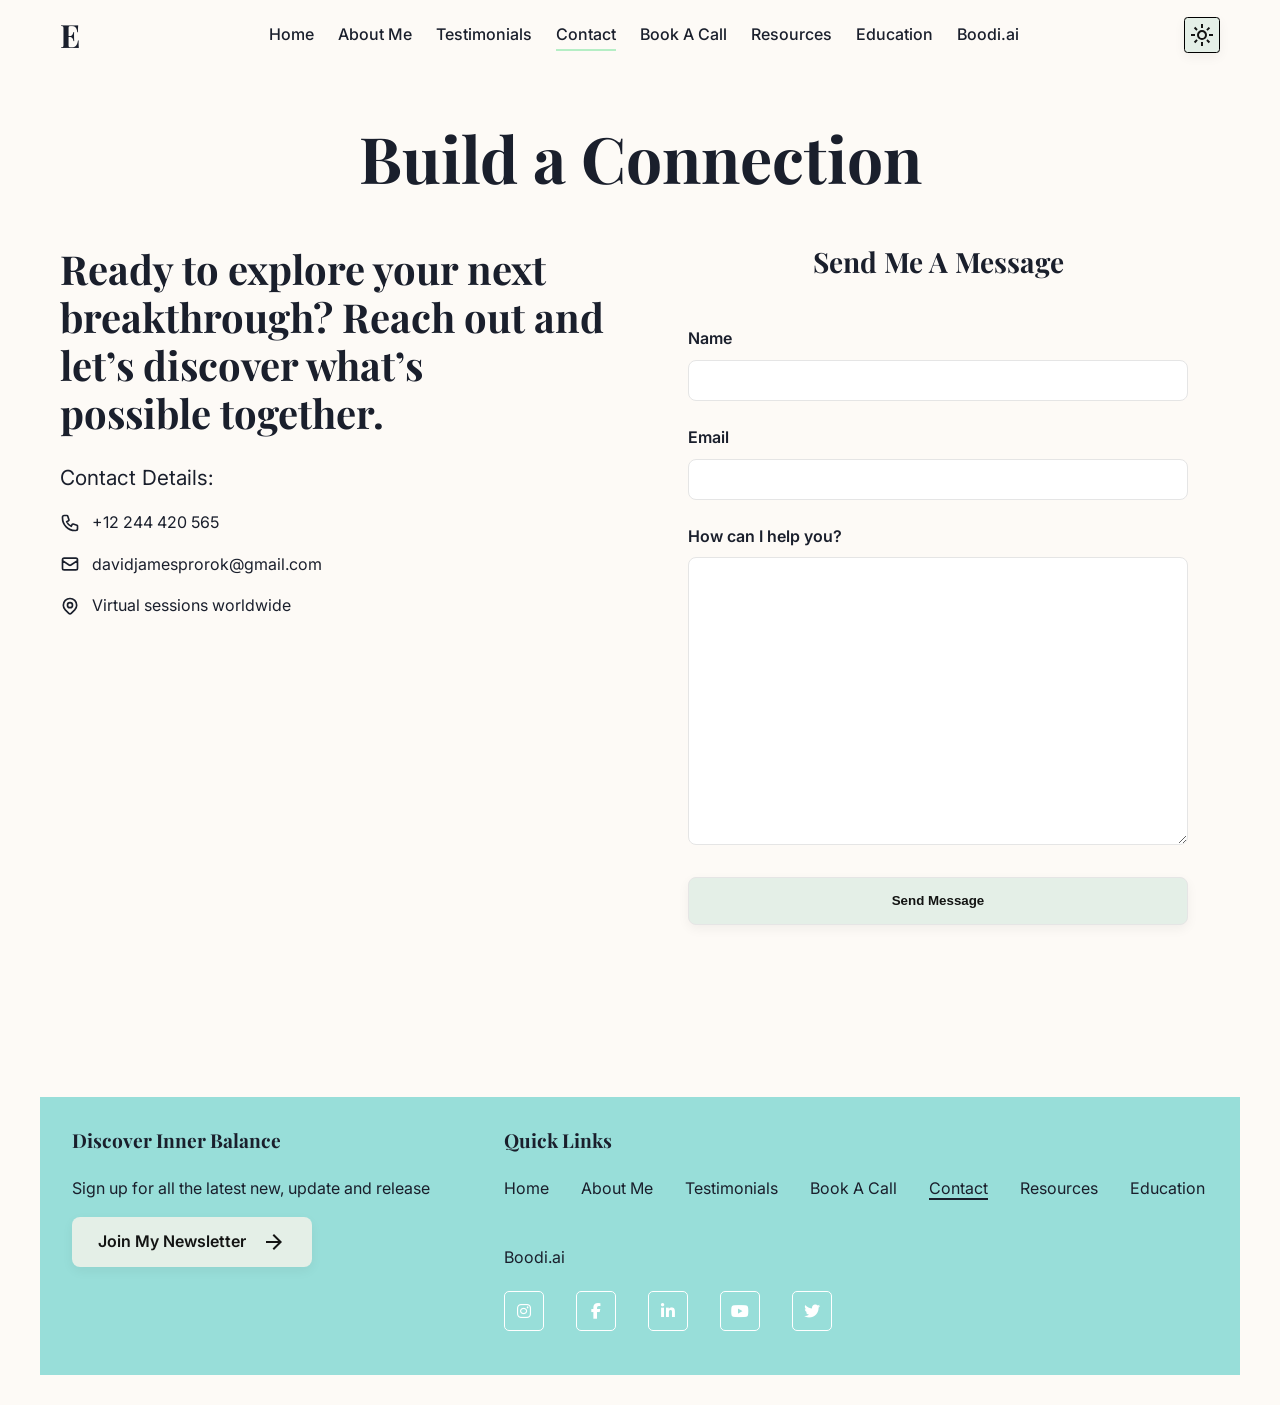
<file: contact.html>
<!doctype html>
<html lang="en">
  <head>
    <meta charset="UTF-8" />
    <meta name="viewport" content="width=device-width, initial-scale=1.0" />
    <title>Contact - Exponential Enlightenment</title>
    <meta
      name="description"
      content="Contact our meditation coach for personalized guidance."
    />

    <link
      href="https://fonts.googleapis.com/css2?family=Playfair+Display:wght@400;600;700&family=Inter:wght@300;400;500;600;700&display=swap"
      rel="stylesheet"
    />
    <link
      rel="stylesheet"
      href="https://cdnjs.cloudflare.com/ajax/libs/font-awesome/6.4.0/css/all.min.css"
    />

    <link rel="stylesheet" href="styles.css" />
  </head>
  <body class="theme-default">
    <!-- Header -->
    <header class="header">
      <div class="container">
        <a href="index.html" class="logo">E</a>
        <nav>
          <ul class="main-nav">
            <li><a href="index.html">Home</a></li>
            <li><a href="index.html#about-section">About Me</a></li>
            <li><a href="index.html#testimonials">Testimonials</a></li>
            <li><a href="contact.html" class="active">Contact</a></li>
            <li><a href="booking.html">Book A Call</a></li>
            <li><a href="resources.html">Resources</a></li>
            <li><a href="exponential-education.html">Education</a></li>

            <li><a href="boodi.html">Boodi.ai</a></li>
          </ul>
        </nav>
        <span class="theme-switcher">
          <button id="theme-toggle" aria-label="Change theme">
            <svg
              xmlns="http://www.w3.org/2000/svg"
              height="24px"
              viewBox="0 -960 960 960"
              width="24px"
              fill="#000000"
            >
              <path
                d="M480-360q50 0 85-35t35-85q0-50-35-85t-85-35q-50 0-85 35t-35 85q0 50 35 85t85 35Zm0 80q-83 0-141.5-58.5T280-480q0-83 58.5-141.5T480-680q83 0 141.5 58.5T680-480q0 83-58.5 141.5T480-280ZM200-440H40v-80h160v80Zm720 0H760v-80h160v80ZM440-760v-160h80v160h-80Zm0 720v-160h80v160h-80ZM256-650l-101-97 57-59 96 100-52 56Zm492 496-97-101 53-55 101 97-57 59Zm-98-550 97-101 59 57-100 96-56-52ZM154-212l101-97 55 53-97 101-59-57Zm326-268Z"
              />
            </svg>
          </button>
          <div id="theme-menu" class="theme-menu">
            <button data-theme="default" class="theme-option active">
              <span class="color-swatch cream"></span>
              <span>Cream</span>
            </button>
            <button data-theme="ocean" class="theme-option">
              <span class="color-swatch ocean"></span>
              <span>Ocean</span>
            </button>
            <button data-theme="forest" class="theme-option">
              <span class="color-swatch forest"></span>
              <span>Forest</span>
            </button>
            <button data-theme="cosmos" class="theme-option">
              <span class="color-swatch cosmos"></span>
              <span>Cosmos</span>
            </button>
          </div>
        </span>
        <button class="mobile-menu-toggle" aria-label="Menu">
          <span></span>
          <span></span>
          <span></span>
        </button>
        <div class="overlay-block"></div>
      </div>
    </header>

    <!-- Main Content -->
    <main>
      <section class="section" style="padding-top: 120px">
        <div class="container">
          <div class="text-center mb-large">
            <h1 class="fade-in">Build a Connection</h1>
          </div>

          <div class="grid-2">
            <div style="align-self: start">
              <h2>
                Ready to explore your next breakthrough? Reach out and let’s
                discover what’s possible together.
              </h2>
              <p style="margin-top: 1.5rem; font-size: 1.3rem">
                Contact Details:
              </p>

              <div class="contact-info">
                <svg
                  xmlns="http://www.w3.org/2000/svg"
                  width="20"
                  height="20"
                  fill="none"
                  viewBox="0 0 24 24"
                  stroke="currentColor"
                >
                  <path
                    stroke-linecap="round"
                    stroke-linejoin="round"
                    stroke-width="2"
                    d="M3 5a2 2 0 012-2h3.28a1 1 0 01.948.684l1.498 4.493a1 1 0 01-.502 1.21l-2.257 1.13a11.042 11.042 0 005.516 5.516l1.13-2.257a1 1 0 011.21-.502l4.493 1.498a1 1 0 01.684.949V19a2 2 0 01-2 2h-1C9.716 21 3 14.284 3 6V5z"
                  />
                </svg>
                <a href="tel:+12244420565">+12 244 420 565</a>
              </div>

              <div class="contact-info-list">
                <div class="contact-info">
                  <svg
                    xmlns="http://www.w3.org/2000/svg"
                    width="20"
                    height="20"
                    fill="none"
                    viewBox="0 0 24 24"
                    stroke="currentColor"
                  >
                    <path
                      stroke-linecap="round"
                      stroke-linejoin="round"
                      stroke-width="2"
                      d="M3 8l7.89 5.26a2 2 0 002.22 0L21 8M5 19h14a2 2 0 002-2V7a2 2 0 00-2-2H5a2 2 0 00-2 2v10a2 2 0 002 2z"
                    />
                  </svg>
                  <a href="mailto:davidjamesprorok@gmail.com"
                    >davidjamesprorok@gmail.com</a
                  >
                </div>

                <div class="contact-info">
                  <svg
                    xmlns="http://www.w3.org/2000/svg"
                    width="20"
                    height="20"
                    fill="none"
                    viewBox="0 0 24 24"
                    stroke="currentColor"
                  >
                    <path
                      stroke-linecap="round"
                      stroke-linejoin="round"
                      stroke-width="2"
                      d="M17.657 16.657L13.414 20.9a1.998 1.998 0 01-2.827 0l-4.244-4.243a8 8 0 1111.314 0z"
                    />
                    <path
                      stroke-linecap="round"
                      stroke-linejoin="round"
                      stroke-width="2"
                      d="M15 11a3 3 0 11-6 0 3 3 0 016 0z"
                    />
                  </svg>
                  <span>Virtual sessions worldwide</span>
                </div>
              </div>
            </div>

            <div>
              <h3 style="text-align: center">Send Me A Message</h3>

              <form
                id="contact-form"
                class="contact-form"
                action="https://formspree.io/f/xjkwyryb"
                method="POST"
              >
                <div class="form-group">
                  <label for="name">Name</label>
                  <input type="text" id="name" name="name" required />
                </div>
                <div class="form-group">
                  <label for="email">Email</label>
                  <input type="email" id="email" name="email" required />
                </div>
                <div class="form-group">
                  <label for="message">How can I help you?</label>
                  <textarea
                    id="message"
                    name="message"
                    rows="4"
                    required
                  ></textarea>
                </div>
                <input
                  type="submit"
                  class="btn primary-btn full-width"
                  value="Send Message"
                />
                <div id="form-status" class="form-status"></div>
              </form>
            </div>
          </div>
        </div>
      </section>
    </main>

    <!-- Footer -->
    <footer class="footer">
      <div class="container">
        <div class="footer-grid">
          <!-- Newsletter Signup -->
          <div class="footer-col">
            <h3>Discover Inner Balance</h3>
            <p>Sign up for all the latest new, update and release</p>
            <a
              target="_blank"
              href="https://fullmoonfusion.com"
              class="btn primary-btn newsletter-btn"
              >Join My Newsletter
              <svg
                xmlns="http://www.w3.org/2000/svg"
                height="24px"
                viewBox="0 -960 960 960"
                width="24px"
                fill="#FFFFFF"
              >
                <path
                  d="M647-440H160v-80h487L423-744l57-56 320 320-320 320-57-56 224-224Z"
                />
              </svg>
            </a>
          </div>

          <!-- Quick Links -->
          <div class="footer-col">
            <h3>Quick Links</h3>
            <ul class="footer-links">
              <li><a href="index.html">Home</a></li>
              <li><a href="index.html#about-section">About Me</a></li>
              <li><a href="index.html#testimonials">Testimonials</a></li>
              <li><a href="booking.html">Book A Call</a></li>
              <li><a class="active" href="contact.html">Contact</a></li>
              <li><a href="resources.html">Resources</a></li>
              <li><a href="exponential-education.html">Education</a></li>
              <li><a href="boodi.html">Boodi.ai</a></li>
            </ul>

            <!-- socials icons -->
            <ul class="footer-contact">
              <li>
                <a href="https://www.instagram.com/david.prorok" target="_blank"
                  ><i class="fab fa-instagram"></i
                ></a>
              </li>
              <li>
                <a href="https://facebook.com/the.david.prorok" target="_blank"
                  ><i class="fab fa-facebook-f"></i
                ></a>
              </li>
              <li>
                <a
                  href="https://www.linkedin.com/in/davidprorok"
                  target="_blank"
                  ><i class="fab fa-linkedin-in"></i
                ></a>
              </li>
              <li>
                <a
                  href="https://youtube.com/@davidprorok?si=w_GPrHZQorE5PMjw"
                  target="_blank"
                  ><i class="fab fa-youtube"></i
                ></a>
              </li>
              <li>
                <a
                  href="https://x.com/david_prorok?t=3c5p2fxIxvEWdtD1FRmhCA&s=09"
                  target="_blank"
                  ><i class="fab fa-twitter"></i
                ></a>
              </li>
            </ul>
          </div>
        </div>
      </div>
    </footer>

    <script src="script.js"></script>
  </body>
</html>
</file>
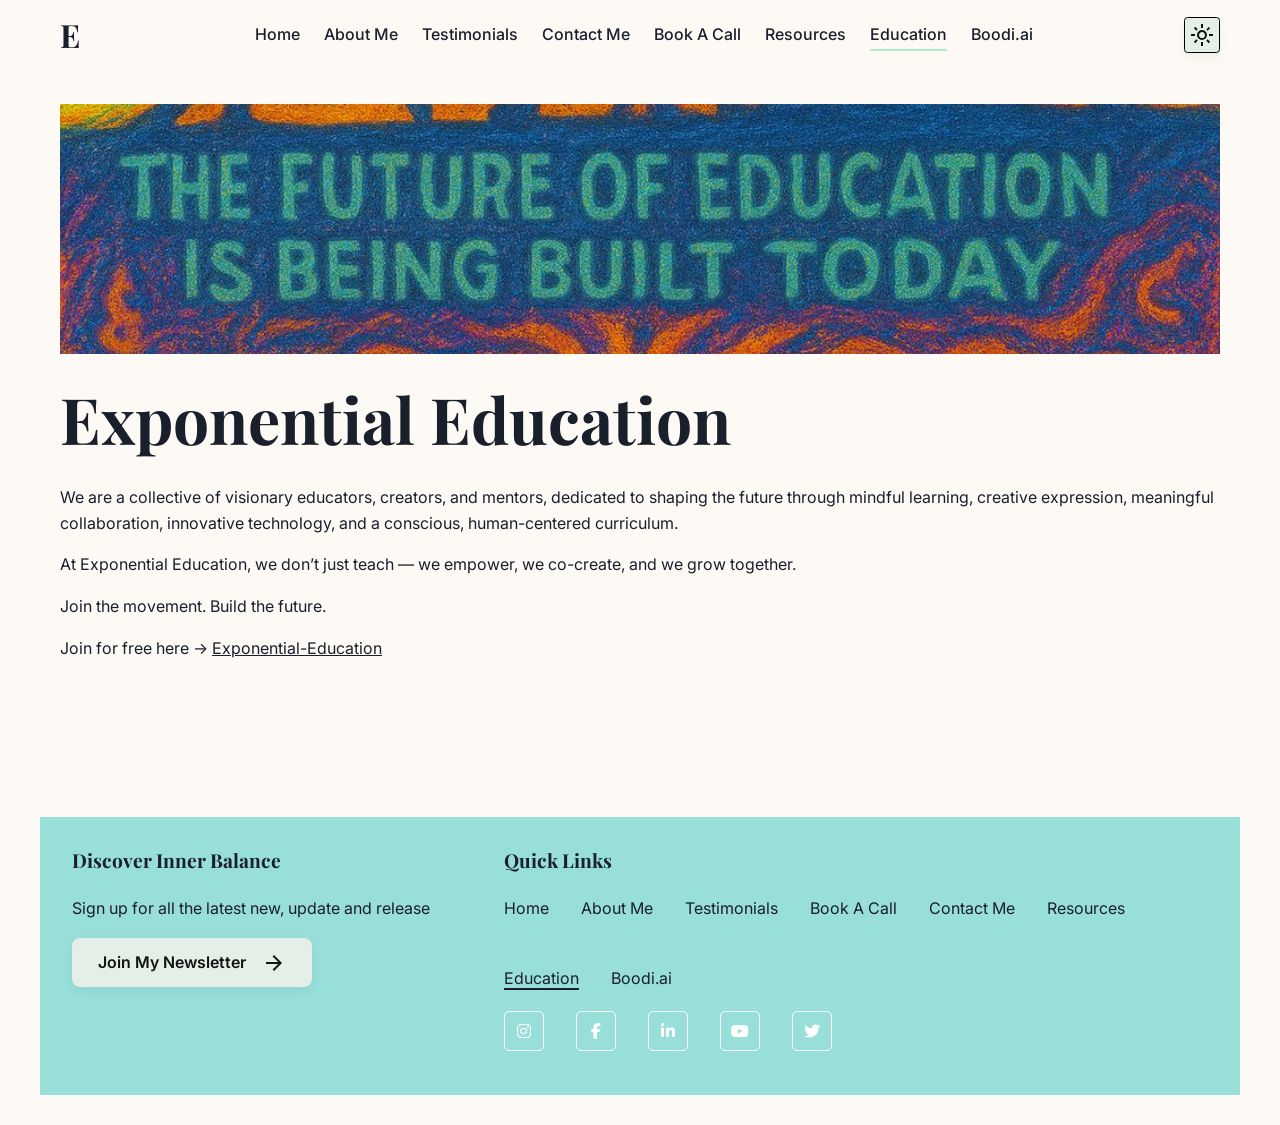
<file: exponential-education.html>
<!doctype html>
<html lang="en">
  <head>
    <meta charset="UTF-8" />
    <meta name="viewport" content="width=device-width, initial-scale=1.0" />
    <title>Boodi.ai - Exponential Enlightenment</title>
    <meta
      name="description"
      content="Your personal AI meditation guide and mindfulness coach."
    />

    <link
      href="https://fonts.googleapis.com/css2?family=Playfair+Display:wght@400;600;700&family=Inter:wght@300;400;500;600;700&display=swap"
      rel="stylesheet"
    />

    <link rel="stylesheet" href="styles.css" />
    <link
      rel="stylesheet"
      href="https://cdnjs.cloudflare.com/ajax/libs/font-awesome/6.4.0/css/all.min.css"
    />

    <style>
      .education-cover {
        height: 250px;
        margin-top: 1.5rem;
        background-image: url("assert/images/exponetial-education-cover.jpg");
        background-size: cover;
        background-repeat: no-repeat;
        background-position: 0% 78%;
      }

      .mt {
        margin-top: 1.7rem;
      }
    </style>
  </head>
  <body class="theme-default">
    <!-- Header -->
    <header class="header">
      <div class="container">
        <a href="index.html" class="logo">E</a>
        <nav>
          <ul class="main-nav">
            <li><a href="index.html">Home</a></li>
            <li><a href="index.html#about-section">About Me</a></li>
            <li><a href="index.html#testimonials">Testimonials</a></li>
            <li><a href="index.html#contact-section">Contact Me</a></li>
            <li><a href="booking.html">Book A Call</a></li>
            <li><a href="resources.html">Resources</a></li>
            <li>
              <a class="active" href="exponential-education.html">Education</a>
            </li>

            <li><a href="boodi.html">Boodi.ai</a></li>
          </ul>
        </nav>
        <span class="theme-switcher">
          <button id="theme-toggle" aria-label="Change theme">
            <svg
              xmlns="http://www.w3.org/2000/svg"
              height="24px"
              viewBox="0 -960 960 960"
              width="24px"
              fill="#000000"
            >
              <path
                d="M480-360q50 0 85-35t35-85q0-50-35-85t-85-35q-50 0-85 35t-35 85q0 50 35 85t85 35Zm0 80q-83 0-141.5-58.5T280-480q0-83 58.5-141.5T480-680q83 0 141.5 58.5T680-480q0 83-58.5 141.5T480-280ZM200-440H40v-80h160v80Zm720 0H760v-80h160v80ZM440-760v-160h80v160h-80Zm0 720v-160h80v160h-80ZM256-650l-101-97 57-59 96 100-52 56Zm492 496-97-101 53-55 101 97-57 59Zm-98-550 97-101 59 57-100 96-56-52ZM154-212l101-97 55 53-97 101-59-57Zm326-268Z"
              />
            </svg>
          </button>
          <div id="theme-menu" class="theme-menu">
            <button data-theme="default" class="theme-option active">
              <span class="color-swatch cream"></span>
              <span>Cream</span>
            </button>
            <button data-theme="ocean" class="theme-option">
              <span class="color-swatch ocean"></span>
              <span>Ocean</span>
            </button>
            <button data-theme="forest" class="theme-option">
              <span class="color-swatch forest"></span>
              <span>Forest</span>
            </button>
            <button data-theme="cosmos" class="theme-option">
              <span class="color-swatch cosmos"></span>
              <span>Cosmos</span>
            </button>
          </div>
        </span>
        <button class="mobile-menu-toggle" aria-label="Menu">
          <span></span>
          <span></span>
          <span></span>
        </button>
        <div class="overlay-block"></div>
      </div>
    </header>

    <!-- Main Content -->
    <main>
      <!-- Hero Section -->
      <section class="section">
        <div class="container">
          <div class="education-cover"></div>
          <h1 class="fade-in mt">Exponential Education</h1>
          <p class="fade-in-delay subtitle max-width mt">
            We are a collective of visionary educators, creators, and mentors,
            dedicated to shaping the future through mindful learning, creative
            expression, meaningful collaboration, innovative technology, and a
            conscious, human-centered curriculum.
          </p>
          <p>
            At Exponential Education, we don’t just teach — we empower, we
            co-create, and we grow together.
          </p>
          <p>Join the movement. Build the future.</p>
          <p>
            Join for free here &rightarrow;
            <a
              style="color: var(--text-color); text-decoration: underline"
              target="_blank"
              href="http://exponential-education.com/"
              >Exponential-Education</a
            >
          </p>
        </div>
      </section>
    </main>

    <!-- Footer -->
    <footer class="footer">
      <div class="container">
        <div class="footer-grid">
          <!-- Newsletter Signup -->
          <div class="footer-col">
            <h3>Discover Inner Balance</h3>
            <p>Sign up for all the latest new, update and release</p>
            <a
              target="_blank"
              href="https://fullmoonfusion.com"
              class="btn primary-btn newsletter-btn"
              >Join My Newsletter
              <svg
                xmlns="http://www.w3.org/2000/svg"
                height="24px"
                viewBox="0 -960 960 960"
                width="24px"
                fill="#FFFFFF"
              >
                <path
                  d="M647-440H160v-80h487L423-744l57-56 320 320-320 320-57-56 224-224Z"
                />
              </svg>
            </a>
          </div>

          <!-- Quick Links -->
          <div class="footer-col">
            <h3>Quick Links</h3>
            <ul class="footer-links">
              <li><a href="index.html">Home</a></li>
              <li><a href="index.html#about-section">About Me</a></li>
              <li><a href="index.html#testimonials">Testimonials</a></li>
              <li><a href="booking.html">Book A Call</a></li>
              <li><a href="index.html#contact-section">Contact Me</a></li>
              <li><a href="resources.html">Resources</a></li>
              <li>
                <a class="active" href="exponential-education.html"
                  >Education</a
                >
              </li>
              <li><a href="boodi.html">Boodi.ai</a></li>
            </ul>

            <!-- socials icons -->
            <ul class="footer-contact">
              <li>
                <a href="https://www.instagram.com/david.prorok" target="_blank"
                  ><i class="fab fa-instagram"></i
                ></a>
              </li>
              <li>
                <a href="https://facebook.com/the.david.prorok" target="_blank"
                  ><i class="fab fa-facebook-f"></i
                ></a>
              </li>
              <li>
                <a
                  href="https://www.linkedin.com/in/davidprorok"
                  target="_blank"
                  ><i class="fab fa-linkedin-in"></i
                ></a>
              </li>
              <li>
                <a
                  href="https://youtube.com/@davidprorok?si=w_GPrHZQorE5PMjw"
                  target="_blank"
                  ><i class="fab fa-youtube"></i
                ></a>
              </li>
              <li>
                <a
                  href="https://x.com/david_prorok?t=3c5p2fxIxvEWdtD1FRmhCA&s=09"
                  target="_blank"
                  ><i class="fab fa-twitter"></i
                ></a>
              </li>
            </ul>
          </div>
        </div>
      </div>
    </footer>

    <script src="script.js"></script>
  </body>
</html>
</file>
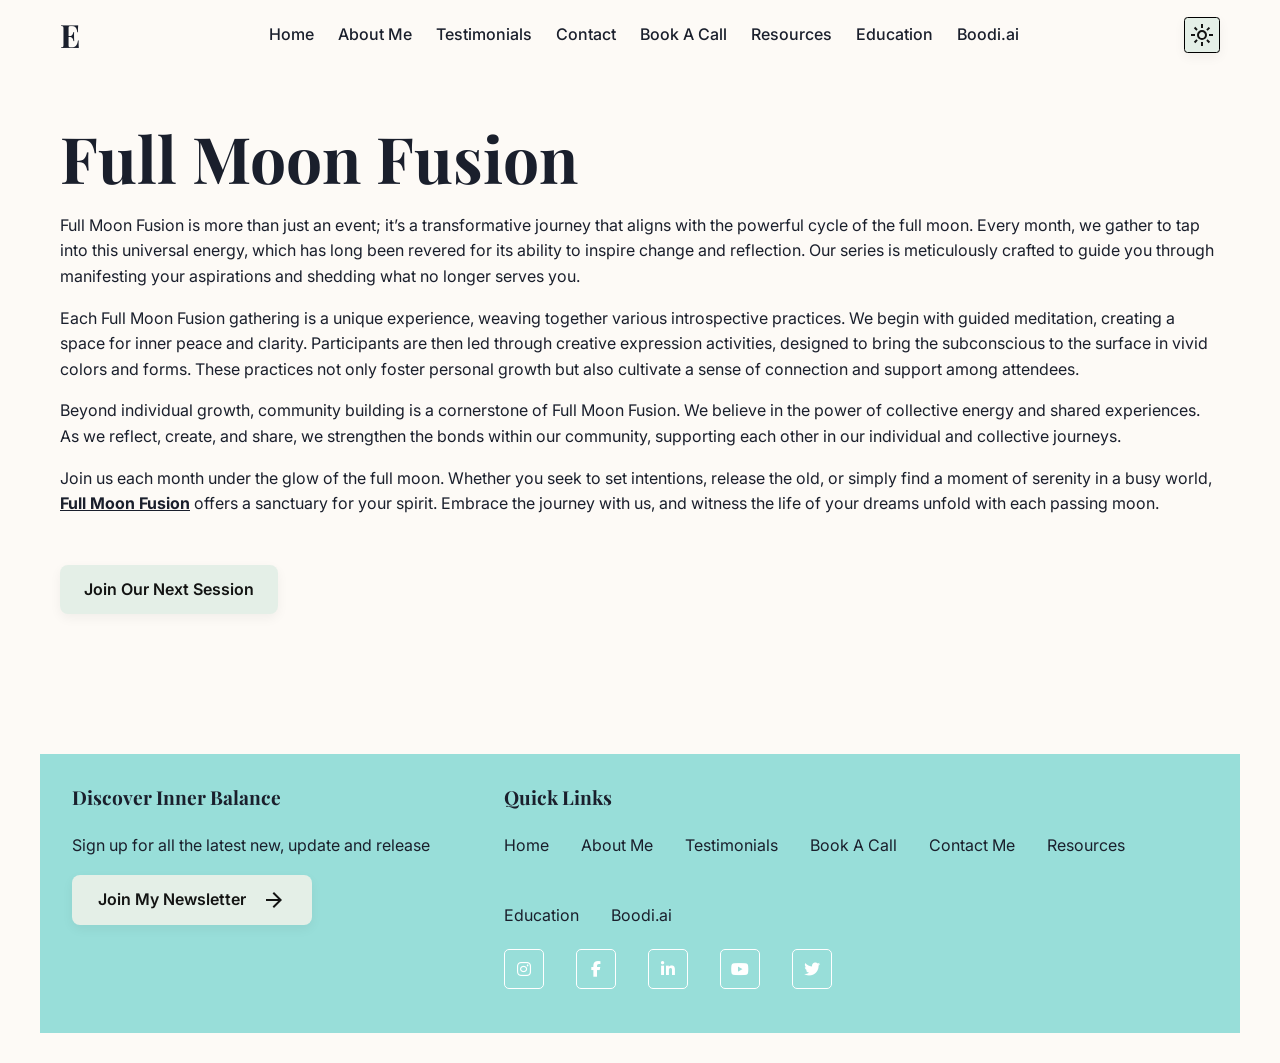
<file: fullmoonfusion.html>
<!doctype html>
<html lang="en">
  <head>
    <meta charset="UTF-8" />
    <meta name="viewport" content="width=device-width, initial-scale=1.0" />
    <title>Full Moon Fusion - Exponential Enlightenment</title>
    <meta
      name="description"
      content="Monthly full moon meditation sessions to harness the moon's transformative energy."
    />

    <link
      href="https://fonts.googleapis.com/css2?family=Playfair+Display:wght@400;600;700&family=Inter:wght@300;400;500;600;700&display=swap"
      rel="stylesheet"
    />
    <link
      rel="stylesheet"
      href="https://cdnjs.cloudflare.com/ajax/libs/font-awesome/6.4.0/css/all.min.css"
    />

    <link rel="stylesheet" href="styles.css" />
  </head>
  <body class="theme-default">
    <!-- Header -->
    <header class="header">
      <div class="container">
        <a href="index.html" class="logo">E</a>
        <nav>
          <ul class="main-nav">
            <li><a href="index.html">Home</a></li>
            <li><a href="index.html#about-section">About Me</a></li>
            <li><a href="index.html#testimonials">Testimonials</a></li>
            <li><a href="contact.html">Contact</a></li>
            <li><a href="booking.html">Book A Call</a></li>
            <li><a href="resources.html">Resources</a></li>
            <li><a href="exponential-education.html">Education</a></li>

            <li><a href="boodi.html">Boodi.ai</a></li>
          </ul>
        </nav>
        <span class="theme-switcher">
          <button id="theme-toggle" aria-label="Change theme">
            <svg
              xmlns="http://www.w3.org/2000/svg"
              height="24px"
              viewBox="0 -960 960 960"
              width="24px"
              fill="#000000"
            >
              <path
                d="M480-360q50 0 85-35t35-85q0-50-35-85t-85-35q-50 0-85 35t-35 85q0 50 35 85t85 35Zm0 80q-83 0-141.5-58.5T280-480q0-83 58.5-141.5T480-680q83 0 141.5 58.5T680-480q0 83-58.5 141.5T480-280ZM200-440H40v-80h160v80Zm720 0H760v-80h160v80ZM440-760v-160h80v160h-80Zm0 720v-160h80v160h-80ZM256-650l-101-97 57-59 96 100-52 56Zm492 496-97-101 53-55 101 97-57 59Zm-98-550 97-101 59 57-100 96-56-52ZM154-212l101-97 55 53-97 101-59-57Zm326-268Z"
              />
            </svg>
          </button>
          <div id="theme-menu" class="theme-menu">
            <button data-theme="default" class="theme-option active">
              <span class="color-swatch cream"></span>
              <span>Cream</span>
            </button>
            <button data-theme="ocean" class="theme-option">
              <span class="color-swatch ocean"></span>
              <span>Ocean</span>
            </button>
            <button data-theme="forest" class="theme-option">
              <span class="color-swatch forest"></span>
              <span>Forest</span>
            </button>
            <button data-theme="cosmos" class="theme-option">
              <span class="color-swatch cosmos"></span>
              <span>Cosmos</span>
            </button>
          </div>
        </span>
        <button class="mobile-menu-toggle" aria-label="Menu">
          <span></span>
          <span></span>
          <span></span>
        </button>
        <div class="overlay-block"></div>
      </div>
    </header>

    <!-- Main Content -->
    <main>
      <!-- Hero Section -->
      <section class="section" style="padding-top: 120px">
        <div class="container">
          <h1 class="fade-in">Full Moon Fusion</h1>

          <p class="fade-in-delay subtitle">
            Full Moon Fusion is more than just an event; it’s a transformative
            journey that aligns with the powerful cycle of the full moon. Every
            month, we gather to tap into this universal energy, which has long
            been revered for its ability to inspire change and reflection. Our
            series is meticulously crafted to guide you through manifesting your
            aspirations and shedding what no longer serves you.
          </p>
          <p class="fade-in-delay subtitle">
            Each Full Moon Fusion gathering is a unique experience, weaving
            together various introspective practices. We begin with guided
            meditation, creating a space for inner peace and clarity.
            Participants are then led through creative expression activities,
            designed to bring the subconscious to the surface in vivid colors
            and forms. These practices not only foster personal growth but also
            cultivate a sense of connection and support among attendees.
          </p>
          <p class="fade-in-delay subtitle">
            Beyond individual growth, community building is a cornerstone of
            Full Moon Fusion. We believe in the power of collective energy and
            shared experiences. As we reflect, create, and share, we strengthen
            the bonds within our community, supporting each other in our
            individual and collective journeys.
          </p>
          <p class="fade-in-delay subtitle">
            Join us each month under the glow of the full moon. Whether you seek
            to set intentions, release the old, or simply find a moment of
            serenity in a busy world,
            <a
              style="color: var(--text-color); text-decoration: underline"
              href="https://fullmoonfusion.com"
              ><b>Full Moon Fusion</b></a
            >
            offers a sanctuary for your spirit. Embrace the journey with us, and
            witness the life of your dreams unfold with each passing moon.
          </p>

          <a
            target="_blank"
            style="margin-top: 2rem"
            href="https://fullmoonfusion.com"
            class="btn primary-btn fade-in-delay-2"
            >Join Our Next Session</a
          >
        </div>
      </section>
    </main>

    <!-- Footer -->
    <footer class="footer">
      <div class="container">
        <div class="footer-grid">
          <!-- Newsletter Signup -->
          <div class="footer-col">
            <h3>Discover Inner Balance</h3>
            <p>Sign up for all the latest new, update and release</p>
            <a
              target="_blank"
              href="https://fullmoonfusion.com"
              class="btn primary-btn newsletter-btn"
              >Join My Newsletter
              <svg
                xmlns="http://www.w3.org/2000/svg"
                height="24px"
                viewBox="0 -960 960 960"
                width="24px"
                fill="#FFFFFF"
              >
                <path
                  d="M647-440H160v-80h487L423-744l57-56 320 320-320 320-57-56 224-224Z"
                />
              </svg>
            </a>
          </div>

          <!-- Quick Links -->
          <div class="footer-col">
            <h3>Quick Links</h3>
            <ul class="footer-links">
              <li><a href="index.html">Home</a></li>
              <li><a href="index.html#about-section">About Me</a></li>
              <li><a href="index.html#testimonials">Testimonials</a></li>
              <li><a href="booking.html">Book A Call</a></li>
              <li><a href="index.html#contact-section">Contact Me</a></li>
              <li><a href="resources.html">Resources</a></li>
              <li><a href="exponential-education.html">Education</a></li>
              <li><a href="boodi.html">Boodi.ai</a></li>
            </ul>

            <!-- socials icons -->
            <ul class="footer-contact">
              <li>
                <a href="https://www.instagram.com/david.prorok" target="_blank"
                  ><i class="fab fa-instagram"></i
                ></a>
              </li>
              <li>
                <a href="https://facebook.com/the.david.prorok" target="_blank"
                  ><i class="fab fa-facebook-f"></i
                ></a>
              </li>
              <li>
                <a
                  href="https://www.linkedin.com/in/davidprorok"
                  target="_blank"
                  ><i class="fab fa-linkedin-in"></i
                ></a>
              </li>
              <li>
                <a
                  href="https://youtube.com/@davidprorok?si=w_GPrHZQorE5PMjw"
                  target="_blank"
                  ><i class="fab fa-youtube"></i
                ></a>
              </li>
              <li>
                <a
                  href="https://x.com/david_prorok?t=3c5p2fxIxvEWdtD1FRmhCA&s=09"
                  target="_blank"
                  ><i class="fab fa-twitter"></i
                ></a>
              </li>
            </ul>
          </div>
        </div>
      </div>
    </footer>

    <script src="script.js"></script>
  </body>
</html>
</file>
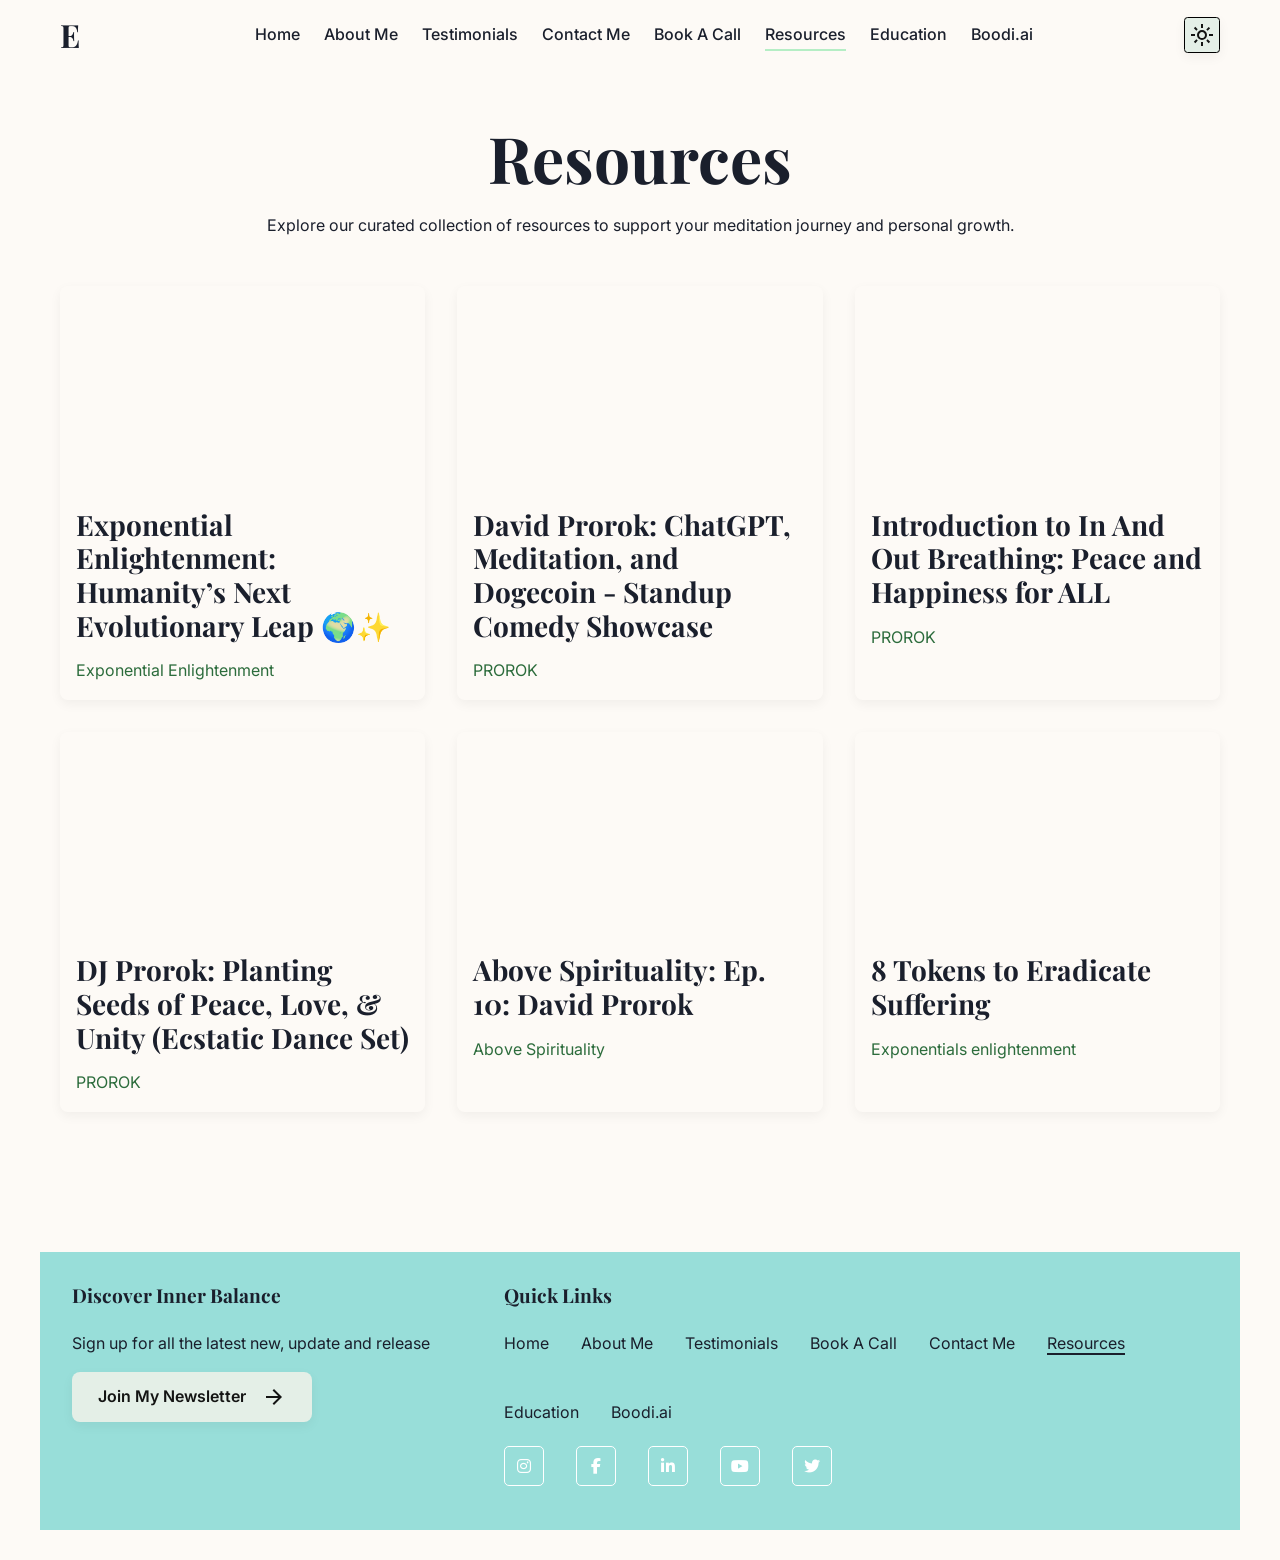
<file: resources.html>
<!doctype html>
<html lang="en">
  <head>
    <meta charset="UTF-8" />
    <meta name="viewport" content="width=device-width, initial-scale=1.0" />
    <title>Resources - Exponential Enlightenment</title>
    <meta
      name="description"
      content="Meditation and mindfulness resources to support your journey."
    />

    <link
      href="https://fonts.googleapis.com/css2?family=Playfair+Display:wght@400;600;700&family=Inter:wght@300;400;500;600;700&display=swap"
      rel="stylesheet"
    />
    <link
      rel="stylesheet"
      href="https://cdnjs.cloudflare.com/ajax/libs/font-awesome/6.4.0/css/all.min.css"
    />

    <link rel="stylesheet" href="styles.css" />

    <style>
      /* Additional styles for resources page */
      .video-grid {
        display: grid;
        grid-template-columns: 1fr;
        gap: 2rem;
      }

      @media (min-width: 768px) {
        .video-grid {
          grid-template-columns: repeat(2, 1fr);
        }
      }

      @media (min-width: 992px) {
        .video-grid {
          grid-template-columns: repeat(3, 1fr);
        }
      }

      .video-card {
        background-color: var(--card-bg);
        border-radius: var(--border-radius);
        box-shadow: var(--shadow);
        overflow: hidden;
      }

      .video-container {
        position: relative;
        width: 100%;
        padding-bottom: 56.25%;
      }

      .video-container iframe {
        position: absolute;
        top: 0;
        left: 0;
        width: 100%;
        height: 100%;
      }

      .video-info {
        padding: 1rem;
      }
    </style>
  </head>
  <body class="theme-default">
    <!-- Header -->
    <header class="header">
      <div class="container">
        <a href="index.html" class="logo">E</a>
        <nav>
          <ul class="main-nav">
            <li><a href="index.html">Home</a></li>
            <li><a href="index.html#about-section">About Me</a></li>
            <li><a href="index.html#testimonials">Testimonials</a></li>
            <li><a href="index.html#contact-section">Contact Me</a></li>
            <li><a href="booking.html">Book A Call</a></li>
            <li><a class="active" href="resources.html">Resources</a></li>
            <li><a href="exponential-education.html">Education</a></li>

            <li><a href="boodi.html">Boodi.ai</a></li>
          </ul>
        </nav>
        <span class="theme-switcher">
          <button id="theme-toggle" aria-label="Change theme">
            <svg
              xmlns="http://www.w3.org/2000/svg"
              height="24px"
              viewBox="0 -960 960 960"
              width="24px"
              fill="#000000"
            >
              <path
                d="M480-360q50 0 85-35t35-85q0-50-35-85t-85-35q-50 0-85 35t-35 85q0 50 35 85t85 35Zm0 80q-83 0-141.5-58.5T280-480q0-83 58.5-141.5T480-680q83 0 141.5 58.5T680-480q0 83-58.5 141.5T480-280ZM200-440H40v-80h160v80Zm720 0H760v-80h160v80ZM440-760v-160h80v160h-80Zm0 720v-160h80v160h-80ZM256-650l-101-97 57-59 96 100-52 56Zm492 496-97-101 53-55 101 97-57 59Zm-98-550 97-101 59 57-100 96-56-52ZM154-212l101-97 55 53-97 101-59-57Zm326-268Z"
              />
            </svg>
          </button>
          <div id="theme-menu" class="theme-menu">
            <button data-theme="default" class="theme-option active">
              <span class="color-swatch cream"></span>
              <span>Cream</span>
            </button>
            <button data-theme="ocean" class="theme-option">
              <span class="color-swatch ocean"></span>
              <span>Ocean</span>
            </button>
            <button data-theme="forest" class="theme-option">
              <span class="color-swatch forest"></span>
              <span>Forest</span>
            </button>
            <button data-theme="cosmos" class="theme-option">
              <span class="color-swatch cosmos"></span>
              <span>Cosmos</span>
            </button>
          </div>
        </span>
        <button class="mobile-menu-toggle" aria-label="Menu">
          <span></span>
          <span></span>
          <span></span>
        </button>
        <div class="overlay-block"></div>
      </div>
    </header>

    <!-- Main Content -->
    <main>
      <section class="section" style="padding-top: 120px">
        <div class="container">
          <div class="text-center mb-large">
            <h1 class="fade-in">Resources</h1>
            <p class="fade-in-delay">
              Explore our curated collection of resources to support your
              meditation journey and personal growth.
            </p>
          </div>

          <div class="video-grid animate-on-scroll">
            <!-- Video 1 -->
            <div class="video-card">
              <div class="video-container">
                <iframe
                  src="https://www.youtube.com/embed/j3ciadI_1OY?si=LexlWKW0BhkbGkcZ"
                  title="Introduction to Mindfulness Meditation"
                  frameborder="0"
                  allow="
                    accelerometer;
                    autoplay;
                    clipboard-write;
                    encrypted-media;
                    gyroscope;
                    picture-in-picture;
                  "
                  allowfullscreen
                ></iframe>
              </div>
              <div class="video-info">
                <h3>
                  Exponential Enlightenment: Humanity’s Next Evolutionary Leap
                  🌍✨
                </h3>
                <a
                  href="https://youtu.be/j3ciadI_1OY?si=y_NZqXEaJer1Kusn"
                  target="_blank"
                  class="channel-link"
                  >Exponential Enlightenment</a
                >
              </div>
            </div>

            <!-- Video 2 -->
            <div class="video-card">
              <div class="video-container">
                <iframe
                  src="https://www.youtube.com/embed/Jbjwn1befh0?si=d1nE7YOmaR2GyjG_"
                  title="Introduction to Mindfulness Meditation"
                  frameborder="0"
                  allow="
                    accelerometer;
                    autoplay;
                    clipboard-write;
                    encrypted-media;
                    gyroscope;
                    picture-in-picture;
                  "
                  allowfullscreen
                ></iframe>
              </div>
              <div class="video-info">
                <h3>
                  David Prorok: ChatGPT, Meditation, and Dogecoin - Standup
                  Comedy Showcase
                </h3>
                <a
                  href="https://youtu.be/Jbjwn1befh0"
                  target="_blank"
                  class="channel-link"
                  >PROROK</a
                >
              </div>
            </div>

            <!-- Video 3 -->
            <div class="video-card">
              <div class="video-container">
                <iframe
                  src="https://www.youtube.com/embed/nP8_XcIsGgs?si=v9EnbyzJbZIJI2Oa"
                  title="YouTube video player"
                  title="Introduction to Mindfulness Meditation"
                  frameborder="0"
                  allow="
                    accelerometer;
                    autoplay;
                    clipboard-write;
                    encrypted-media;
                    gyroscope;
                    picture-in-picture;
                  "
                  allowfullscreen
                ></iframe>
              </div>
              <div class="video-info">
                <h3>
                  Introduction to In And Out Breathing: Peace and Happiness for
                  ALL
                </h3>
                <a
                  href="https://youtu.be/nP8_XcIsGgs"
                  target="_blank"
                  class="channel-link"
                  >PROROK</a
                >
              </div>
            </div>

            <!-- Video 4 -->
            <div class="video-card">
              <div class="video-container">
                <iframe
                  src="https://www.youtube.com/embed/6fwPXPQMAzk?si=j16ItkbJ701qgUYu"
                  title="YouTube video player"
                  frameborder="0"
                  allow="
                    accelerometer;
                    autoplay;
                    clipboard-write;
                    encrypted-media;
                    gyroscope;
                    picture-in-picture;
                  "
                  allowfullscreen
                ></iframe>
              </div>
              <div class="video-info">
                <h3>
                  DJ Prorok: Planting Seeds of Peace, Love, & Unity (Ecstatic
                  Dance Set)
                </h3>
                <a
                  href="https://youtu.be/6fwPXPQMAzk?si=H42OVTCPsl6MnxRB"
                  target="_blank"
                  class="channel-link"
                  >PROROK</a
                >
              </div>
            </div>
            <!-- Video 5 -->
            <div class="video-card">
              <div class="video-container">
                <iframe
                  src="https://www.youtube.com/embed/3U9mKarr4ww?si=R_U5xZlaXE3I2jfw"
                  title="YouTube video player"
                  frameborder="0"
                  allow="
                    accelerometer;
                    autoplay;
                    clipboard-write;
                    encrypted-media;
                    gyroscope;
                    picture-in-picture;
                  "
                  allowfullscreen
                ></iframe>
              </div>
              <div class="video-info">
                <h3>Above Spirituality: Ep. 10: David Prorok</h3>
                <a
                  href="https://youtu.be/6fwPXPQMAzk?si=H42OVTCPsl6MnxRB"
                  target="_blank"
                  class="channel-link"
                  >Above Spirituality</a
                >
              </div>
            </div>
            <!-- Video 6 -->
            <div class="video-card">
              <div class="video-container">
                <iframe
                  src="https://www.youtube.com/embed/ZF_eWb-M7cU?si=FQkURsyMWuHi0VqR"
                  title="YouTube video player"
                  frameborder="0"
                  allow="
                    accelerometer;
                    autoplay;
                    clipboard-write;
                    encrypted-media;
                    gyroscope;
                    picture-in-picture;
                  "
                  allowfullscreen
                ></iframe>
              </div>
              <div class="video-info">
                <h3>8 Tokens to Eradicate Suffering</h3>
                <a
                  href="https://youtu.be/6fwPXPQMAzk?si=H42OVTCPsl6MnxRB"
                  target="_blank"
                  class="channel-link"
                  >Exponentials enlightenment</a
                >
              </div>
            </div>
          </div>
        </div>
      </section>
    </main>

    <!-- Footer -->
    <footer class="footer">
      <div class="container">
        <div class="footer-grid">
          <!-- Newsletter Signup -->
          <div class="footer-col">
            <h3>Discover Inner Balance</h3>
            <p>Sign up for all the latest new, update and release</p>
            <a
              target="_blank"
              href="https://fullmoonfusion.com"
              class="btn primary-btn newsletter-btn"
              >Join My Newsletter
              <svg
                xmlns="http://www.w3.org/2000/svg"
                height="24px"
                viewBox="0 -960 960 960"
                width="24px"
                fill="#FFFFFF"
              >
                <path
                  d="M647-440H160v-80h487L423-744l57-56 320 320-320 320-57-56 224-224Z"
                />
              </svg>
            </a>
          </div>

          <!-- Quick Links -->
          <div class="footer-col">
            <h3>Quick Links</h3>
            <ul class="footer-links">
              <li><a href="index.html">Home</a></li>
              <li><a href="index.html#about-section">About Me</a></li>
              <li><a href="index.html#testimonials">Testimonials</a></li>
              <li><a href="booking.html">Book A Call</a></li>
              <li><a href="index.html#contact-section">Contact Me</a></li>
              <li><a class="active" href="resources.html">Resources</a></li>
              <li><a href="exponential-education.html">Education</a></li>
              <li><a href="boodi.html">Boodi.ai</a></li>
            </ul>

            <!-- socials icons -->
            <ul class="footer-contact">
              <li>
                <a href="https://www.instagram.com/david.prorok" target="_blank"
                  ><i class="fab fa-instagram"></i
                ></a>
              </li>
              <li>
                <a href="https://facebook.com/the.david.prorok" target="_blank"
                  ><i class="fab fa-facebook-f"></i
                ></a>
              </li>
              <li>
                <a
                  href="https://www.linkedin.com/in/davidprorok"
                  target="_blank"
                  ><i class="fab fa-linkedin-in"></i
                ></a>
              </li>
              <li>
                <a
                  href="https://youtube.com/@davidprorok?si=w_GPrHZQorE5PMjw"
                  target="_blank"
                  ><i class="fab fa-youtube"></i
                ></a>
              </li>
              <li>
                <a
                  href="https://x.com/david_prorok?t=3c5p2fxIxvEWdtD1FRmhCA&s=09"
                  target="_blank"
                  ><i class="fab fa-twitter"></i
                ></a>
              </li>
            </ul>
          </div>
        </div>
      </div>
    </footer>

    <script src="script.js"></script>
  </body>
</html>
</file>
<file: styles.css>
/* Base Variables */
:root {
  /* Default theme - Cream */
  --background-color: #fdfaf6;
  --text-color: #1a1f2c;

  --primary-color: #e4efe7;
  --link-primary-color: #2c6c3c;
  --primary-color-text: #131413;
  --primary-color-hover: #b5eec5;
  --primary-color-light: rgba(26, 31, 44, 0.1);

  --secondary-color: #faf1e6;
  --secondary-text: #666;
  --border-color: #e5e5e5;
  --shadow: 0 4px 12px rgba(0, 0, 0, 0.05);
  --footer-color: #98ded9;

  /* Common variables across themes */
  --header-height: 70px;
  --border-radius: 8px;
  --transition: all 0.3s ease;
}

/* Ocean Theme */
.theme-ocean {
  --background-color: #e3f2fd;
  --text-color: #0d2b45;
  --secondary-color: #ffffff;
  --primary-color: #1565c0;
  --link-primary-color: #1565c0;
  --primary-color-light: rgba(21, 101, 192, 0.1);
  --secondary-color: #bbdefb;
  --secondary-text: #546e7a;
  --border-color: #b3e5fc;

  --primary-color-text: #ffffff;
  --primary-color-hover: #3813cb;
  --footer-color: #60bef9;
}

/* Forest Theme */
.theme-forest {
  --background-color: #e8f5e9;
  --text-color: #1b5e20;
  --secondary-color: #ffffff;
  --primary-color: #2e7d32;
  --link-primary-color: #2e7d32;
  --primary-color-light: rgba(46, 125, 50, 0.1);
  --secondary-color: #c8e6c9;
  --secondary-text: #558b2f;
  --border-color: #a5d6a7;

  --primary-color-text: #ffffff;
  --primary-color-hover: #13cb72;
  --footer-color: #51f1b1;
}

/* Cosmos Theme */
.theme-cosmos {
  --background-color: #f3e5f5;
  --text-color: #4a148c;
  --secondary-color: #ffffff;
  --primary-color: #7b1fa2;
  --link-primary-color: #7b1fa2;
  --primary-color-light: rgba(123, 31, 162, 0.1);
  --secondary-color: #e1bee7;
  --secondary-text: #6a1b9a;
  --border-color: #ce93d8;

  --primary-color-text: #ffffff;
  --primary-color-hover: #da52df;
  --footer-color: rgb(245, 138, 234);
}

/* Reset & Base Styles */
* {
  margin: 0;
  padding: 0;
  box-sizing: border-box;
}

html {
  scroll-behavior: smooth;
  scroll-padding-top: 5rem;
}

body {
  font-family: "Inter", sans-serif;
  line-height: 1.6;
  color: var(--text-color);
  background-color: var(--background-color);
  transition:
    background-color 0.5s ease,
    color 0.5s ease;
}

h1,
h2,
h3,
h4,
h5,
h6 {
  font-family: "Playfair Display", serif;
  margin-bottom: 1rem;
  line-height: 1.2;
}

h1 {
  font-size: 3rem;
}

h2 {
  font-size: 2.5rem;
}

h3 {
  font-size: 1.75rem;
}

h4 {
  font-size: 1.5rem;
}

p {
  margin-bottom: 1rem;
}

a {
  color: var(--link-primary-color);
  text-decoration: none;
  transition: var(--transition);
}

a:hover {
  color: var(--text-color);
}

img {
  max-width: 100%;
  height: auto;
  display: block;
}

ul {
  list-style: none;
}

button {
  cursor: pointer;
  font-family: "Inter", sans-serif;
}

/* Utility Classes */
.container {
  width: 100%;
  max-width: 1200px;
  margin: 0 auto;
  padding: 0 20px;
}

.text-center {
  text-align: center;
}

.mb-small {
  margin-bottom: 1rem;
}

.mb-medium {
  margin-bottom: 2rem;
}

.mb-large {
  margin-bottom: 3rem;
}

.light-bg {
  background-color: var(--secondary-color);
}

/* Button Styles */
.btn {
  display: inline-block;
  padding: 12px 24px;
  border-radius: var(--border-radius);
  text-align: center;
  font-weight: 600;
  border: none;
  cursor: pointer;
  transition: var(--transition);
}

.primary-btn {
  background-color: var(--primary-color);
  color: var(--primary-color-text);
  box-shadow: var(--shadow);
}

.primary-btn:hover {
  background-color: var(--primary-color-hover);
  color: var(--primary-color-text);
}

.outline-btn {
  background-color: transparent;
  border: 2px solid var(--primary-color);
  color: var(--primary-color);
}

.outline-btn:hover {
  background-color: var(--primary-color);
  color: #fff;
}

.full-width {
  width: 100%;
}

/* Grid Layouts */
.grid-2 {
  display: grid;
  grid-template-columns: 1fr;
  gap: 2rem;
  align-items: flex-start;
}

.footer-grid {
  display: grid;
  grid-template-columns: 1fr;
  gap: 2rem;
}

/* Responsive Grid */
@media (min-width: 768px) {
  .grid-2 {
    grid-template-columns: 1fr 1fr;
    align-items: center;
  }

  .footer-grid {
    grid-template-columns: 25rem 1fr;
  }
}

@media (min-width: 992px) {
  /* .footer-grid {
    grid-template-columns: repeat(4, 1fr);
  } */
}

/* Section Styles */
.section {
  padding: 60px 0;
}

.hero-section {
  min-height: 90vh;
  display: flex;
  align-items: center;
  background-color: var(--background-color);
  padding: 100px 0;
}

.hero-section h1 {
  margin-bottom: 1.5rem;
}
.hero-section .center-align-desc {
  margin-bottom: 3rem;
}

.hero-section a {
  display: flex;
  flex-flow: row nowrap;
  max-width: 25rem;
  margin-left: auto;
  margin-right: auto;
  justify-content: center;
  align-items: center;
  gap: 0.6rem;
}

.hero-section a svg {
  fill: var(--text-color);
}

.center-align-desc {
  max-width: 50rem;
  margin: 0 auto;
  text-align: left;
}

.btn.primary-btn svg,
#theme-toggle svg {
  fill: var(--primary-color-text);
}

/* Header & Navigation */
.header {
  position: fixed;
  top: 0;
  left: 0;
  width: 100%;
  height: var(--header-height);
  background-color: var(--background-color);
  backdrop-filter: blur(5px);
  z-index: 1000;
  transition: var(--transition);
  z-index: 10;
}

.header .container {
  display: flex;
  justify-content: space-between;
  align-items: center;
  height: 100%;
}

.logo {
  font-family: "Playfair Display", serif;
  font-size: 2rem;
  font-weight: 700;
  color: var(--text-color);
}
.logo:hover {
  font-weight: 300;
  color: var(--text-color);
}

.main-nav {
  align-items: center;
}

.main-nav.show {
  display: flex;
  right: 0;
}

.main-nav li {
  margin-left: 1.5rem;
  position: relative;
}

.main-nav a {
  color: var(--text-color);
  font-weight: 500;
  position: relative;
  padding-bottom: 5px;
}

.main-nav a::after {
  content: "";
  position: absolute;
  bottom: -2px;
  left: 0;
  width: 0;
  height: 2px;
  background-color: var(--primary-color-hover);
  transition: var(--transition);
}

.main-nav a:hover::after,
.main-nav a.active::after {
  width: 100%;
}

/* Theme Switcher */
.theme-switcher {
  position: relative;
}

#theme-toggle {
  background: var(--primary-color);
  border: 1px solid black;
  border-radius: 10%;
  padding: 5px;
  color: var(--text-color);
  display: flex;
  align-items: center;
  justify-content: center;
  box-shadow: var(--shadow);
  transition: background-color 0.3s linear;
}

#theme-toggle:hover {
  background: var(--primary-color-hover);
}

.theme-menu {
  position: absolute;
  top: 100%;
  right: 0;
  width: 180px;
  background-color: var(--secondary-color);
  border-radius: var(--border-radius);
  box-shadow: var(--shadow);
  padding: 10px;
  display: none;
  z-index: 100;
}

.theme-option {
  display: flex;
  align-items: center;
  padding: 8px;
  width: 100%;
  border: none;
  background: none;
  border-radius: 4px;
  text-align: left;
  transition: var(--transition);
}

.theme-option:hover {
  background-color: rgb(235, 224, 224);
}

.theme-option.active {
  background-color: var(--primary-color-light);
}

.color-swatch {
  width: 16px;
  height: 16px;
  border-radius: 50%;
  margin-right: 10px;
}

.cream {
  background-color: #f5f2ea;
  border: 1px solid #e5e5e5;
}

.ocean {
  background-color: #e3f2fd;
  border: 1px solid #b3e5fc;
}

.forest {
  background-color: #e8f5e9;
  border: 1px solid #a5d6a7;
}

.cosmos {
  background-color: #f3e5f5;
  border: 1px solid #ce93d8;
}

.theme-menu.show {
  display: block;
}

/* Mobile Menu */
.mobile-menu-toggle {
  display: block;
  background: none;
  border: none;
  width: 30px;
  height: 20px;
  position: relative;
}

.mobile-menu-toggle span {
  display: block;
  width: 100%;
  height: 2px;
  background-color: var(--text-color);
  position: absolute;
  left: 0;
  transition: var(--transition);
}

.mobile-menu-toggle span:nth-child(1) {
  top: 0;
}

.mobile-menu-toggle span:nth-child(2) {
  top: 9px;
}

.mobile-menu-toggle span:nth-child(3) {
  bottom: 0;
}

.mobile-menu-toggle.active span:nth-child(1) {
  transform: rotate(45deg);
  top: 9px;
}

.mobile-menu-toggle.active span:nth-child(2) {
  opacity: 0;
}

.mobile-menu-toggle.active span:nth-child(3) {
  transform: rotate(-45deg);
  bottom: 9px;
}

.overlay-block {
  background-color: black;
  opacity: 0.2;
  position: fixed;
  top: 4.35rem;
  right: 0;
  left: 0;
  bottom: 0;
  height: 100vh;
  width: 100vw;
  display: none;
}

.overlay-block.show {
  display: block;
}

/* About section */
.about-section-cont {
  display: flex;
  flex-flow: column nowrap;
  align-items: center;
  max-width: 60rem;
  margin: 0 auto;
  margin-bottom: 2rem;
}

.about-section-cont h2 {
  font-size: 1.4rem;
  text-align: center;
  margin: 2.5rem 0;
}

.about-section-cont .image-container {
  max-width: 40rem;
  border: 10px solid var(--primary-color);
}

.about-section-cont .image-container img {
  max-width: 100%;
}

.about-david {
  position: relative;
}

.about-david::after {
  background-color: var(--primary-color);
  content: "";
  height: 100%;
  width: 5px;
  position: absolute;
  top: 0;
  left: -15px;
}

/* services-section */

.services-section .desc {
  align-self: flex-start;
}
.services-section #what-i-do {
  text-align: left;
  font-weight: bold;
  margin-bottom: 1.5;
  margin-top: 0;
  font-size: 1.3rem;
}

/* moon-section */
.moon-section .center-align-desc {
  margin-bottom: 3.5rem;
}

/* Testimonials */
.testimonial-container {
  position: relative;
  overflow: hidden;
  display: flex;
  flex-flow: row nowrap;
  gap: 1rem;

  max-width: 100%;
  margin: 0 auto;
  padding-bottom: 1rem;

  mask-image: linear-gradient(
    to right,
    transparent,
    black 10%,
    black 90%,
    transparent
  );
  -webkit-mask-image: linear-gradient(
    to right,
    transparent,
    black 10%,
    black 90%,
    transparent
  );
}

.testimonial-carousel {
  position: relative;
  display: flex;
  flex-flow: row nowrap;
  gap: 1rem;
  animation: carousel-animation 25s linear infinite;
}

@keyframes carousel-animation {
  0% {
    transform: translateX(0%);
  }
  100% {
    transform: translateX(-100%);
  }
}

.testimonial-carousel::-webkit-scrollbar {
  width: 0;
}

.testimonial-card {
  background-color: var(--primary-color);
  color: var(--primary-color-text);
  border-radius: var(--border-radius);
  box-shadow: var(--shadow);
  padding: 2rem;
  position: relative;
  display: flex;
  flex-direction: column;
  align-items: start;
}

.icon-cont {
  position: relative;
}

.icon-cont p {
  min-width: 15rem;
}

.quote-icon {
  position: absolute;
  width: 1.8rem;
  height: auto;
  margin-bottom: 1rem;
}

.quote-icon.right {
  bottom: -30px;
  right: -25px;
}
.quote-icon.left {
  top: -18px;
  left: -35px;
}

.testimonial-author {
  display: flex;
  align-items: center;
  justify-content: center;
  margin-top: 1.5rem;
}

.author-avatar {
  width: 40px;
  height: 40px;
  border-radius: 50%;
  background-color: var(--primary-color-light);
  color: var(--primary-color);
  display: flex;
  align-items: center;
  justify-content: center;
  font-weight: 600;
  margin-right: 1rem;
}

.author-title {
  font-size: 0.9rem;
  color: var(--secondary-text);
  margin-bottom: 0;
}

/* Contact Form */
.contact-form {
  background-color: var(--background-color);
  padding: 2rem;
  /* border-radius: var(--border-radius); */
}

.form-group {
  margin-bottom: 1.5rem;
}

.form-group label {
  display: block;
  margin-bottom: 0.5rem;
  font-weight: 600;
}

.contact-form input,
.contact-form textarea {
  width: 100%;
  padding: 0.75rem;
  border: 1px solid var(--border-color);
  border-radius: var(--border-radius);
  background-color: #fff;
  transition: var(--transition);
}

.contact-form textarea {
  height: 18rem;
}

.contact-form input[type="submit"] {
  background-color: var(--primary-color);
  height: 3rem;
}
.contact-form input[type="submit"]:hover {
  background-color: var(--primary-color-hover);
}

.contact-form input:focus,
.contact-form textarea:focus {
  outline: none;
  border-color: var(--primary-color);
}

.form-status {
  margin-top: 1rem;
  padding: 0.75rem;
  border-radius: var(--border-radius);
  display: none;
}

.form-status.success {
  display: block;
  background-color: #e3f5e6;
  color: #2e7d32;
}

.form-status.error {
  display: block;
  background-color: #fdeded;
  color: #d32f2f;
}

/* Image Styles */
.image-container {
  overflow: hidden;
  border-radius: var(--border-radius);
  box-shadow: var(--shadow);
}

.rounded-image {
  border-radius: var(--border-radius);
  width: 100%;
  height: 100%;
  object-fit: cover;
}

.contact-image {
  max-width: 300px;
  margin-top: 2rem;
}

/* Check List */
.check-list {
  margin-bottom: 2rem;
}

.check-list li {
  padding-left: 30px;
  position: relative;
  margin-bottom: 0.5rem;
}

.check-list li:before {
  content: "";
  position: absolute;
  left: 0;
  top: 8px;
  width: 18px;
  height: 18px;
  background-image: url("data:image/svg+xml,%3Csvg xmlns='http://www.w3.org/2000/svg' fill='none' viewBox='0 0 24 24' stroke='currentColor'%3E%3Cpath stroke-linecap='round' stroke-linejoin='round' stroke-width='2' d='M5 13l4 4L19 7'%3E%3C/path%3E%3C/svg%3E");
  background-size: contain;
  background-repeat: no-repeat;
  color: var(--primary-color);
}

/* Contact Info List */
.contact-info-list {
  margin-bottom: 2rem;
}

.contact-info {
  display: flex;
  align-items: center;
  margin-bottom: 1rem;
}
.contact-info a {
  color: var(--text-color);
}

.contact-info svg {
  margin-right: 0.75rem;
  color: var(--text-color);
}

/* Footer Styles */
.footer {
  padding: 60px 0 0px;
}

.footer .container {
  background-color: var(--footer-color);
  padding: 2rem;
}

.footer-col h3 {
  margin-bottom: 1.5rem;
  font-size: 1.2rem;
}

.footer-links,
.footer-contact {
  display: flex;
  flex-flow: row wrap;
  gap: 2rem;
}

.footer-links li {
  margin-bottom: 0.75rem;
}

.footer-links a {
  color: var(--text-color);
}

.footer-links a.active {
  border-bottom: 2px solid var(--text-color);
}

.footer-links a:hover {
  border-bottom: 2px solid var(--text-color);
}

.footer-contact {
  margin-top: 0.5rem;
}

.footer-contact li {
  margin-bottom: 0.75rem;
}

.footer-contact a {
  display: flex;
  align-items: center;
  justify-content: center;
  color: var(--text-color);
  width: 40px;
  height: 40px;
  border: 1px solid white;
  border-radius: 5px;
}

.footer-contact a i {
  color: white;
}

.footer-contact a:hover {
  background-color: var(--primary-color-hover);
}

.footer-bottom {
  margin-top: 2rem;
  padding-top: 1.5rem;
  border-top: 1px solid var(--border-color);
  display: flex;
  flex-direction: column;
  align-items: center;
  text-align: center;
}

.footer-legal {
  margin-top: 1rem;
  display: flex;
  gap: 1.5rem;
}

/* Newsletter Form */
.newsletter-btn {
  background-color: var(--primary-color);
  display: flex;
  gap: 1rem;
  justify-content: center;
  align-items: center;
  max-width: 15rem;
}

.newsletter-btn svg {
  fill: var(--text-color);
}

/* Animations */
@keyframes fadeIn {
  from {
    opacity: 0;
    transform: translateY(20px);
  }
  to {
    opacity: 1;
    transform: translateY(0);
  }
}

.fade-in {
  animation: fadeIn 0.8s ease forwards;
}

.fade-in-delay {
  animation: fadeIn 0.8s ease 0.2s forwards;
  opacity: 0;
}

.fade-in-delay-2 {
  animation: fadeIn 0.8s ease 0.4s forwards;
  opacity: 0;
}

.animate-on-scroll {
  opacity: 0;
  transform: translateY(30px);
  transition:
    opacity 0.6s ease,
    transform 0.6s ease;
}

.animate-on-scroll.show {
  opacity: 1;
  transform: translateY(0);
}

/* Media Queries */
@media (max-width: 360px) {
  h1 {
    font-size: 2.5rem;
  }
}

@media (max-width: 992px) {
  .header .container {
    justify-content: start;
  }
  .logo {
    margin-right: auto;
  }

  #theme-toggle {
    padding: 3px;
    margin-right: 2.5rem;
  }

  .main-nav {
    position: fixed;
    top: 4.35rem;
    right: -100%;
    width: 70vw;
    height: 100vh;
    max-width: 20rem;
    flex-flow: column;
    align-items: center;
    background-color: var(--background-color);
    transition: all 0.4s linear;
    z-index: 10;
  }

  .main-nav li a {
    display: block;
    padding: 0.7rem;
  }
}

@media (min-width: 768px) {
  .footer {
    padding-bottom: 30px;
  }

  h1 {
    font-size: 3.5rem;
  }

  .newsletter-form {
    flex-direction: row;
  }

  .newsletter-form input {
    margin-right: 0.75rem;
    margin-bottom: 0;
    flex: 1;
  }

  .footer-bottom {
    flex-direction: row;
    justify-content: space-between;
    text-align: left;
  }

  .footer-legal {
    margin-top: 0;
  }

  .contact-image {
    margin-top: 0;
  }
}

@media (min-width: 992px) {
  .section {
    padding: 80px 0;
  }

  h1 {
    font-size: 4rem;
  }

  .main-nav {
    display: flex;
  }

  .mobile-menu-toggle {
    display: none;
  }
}
</file>
